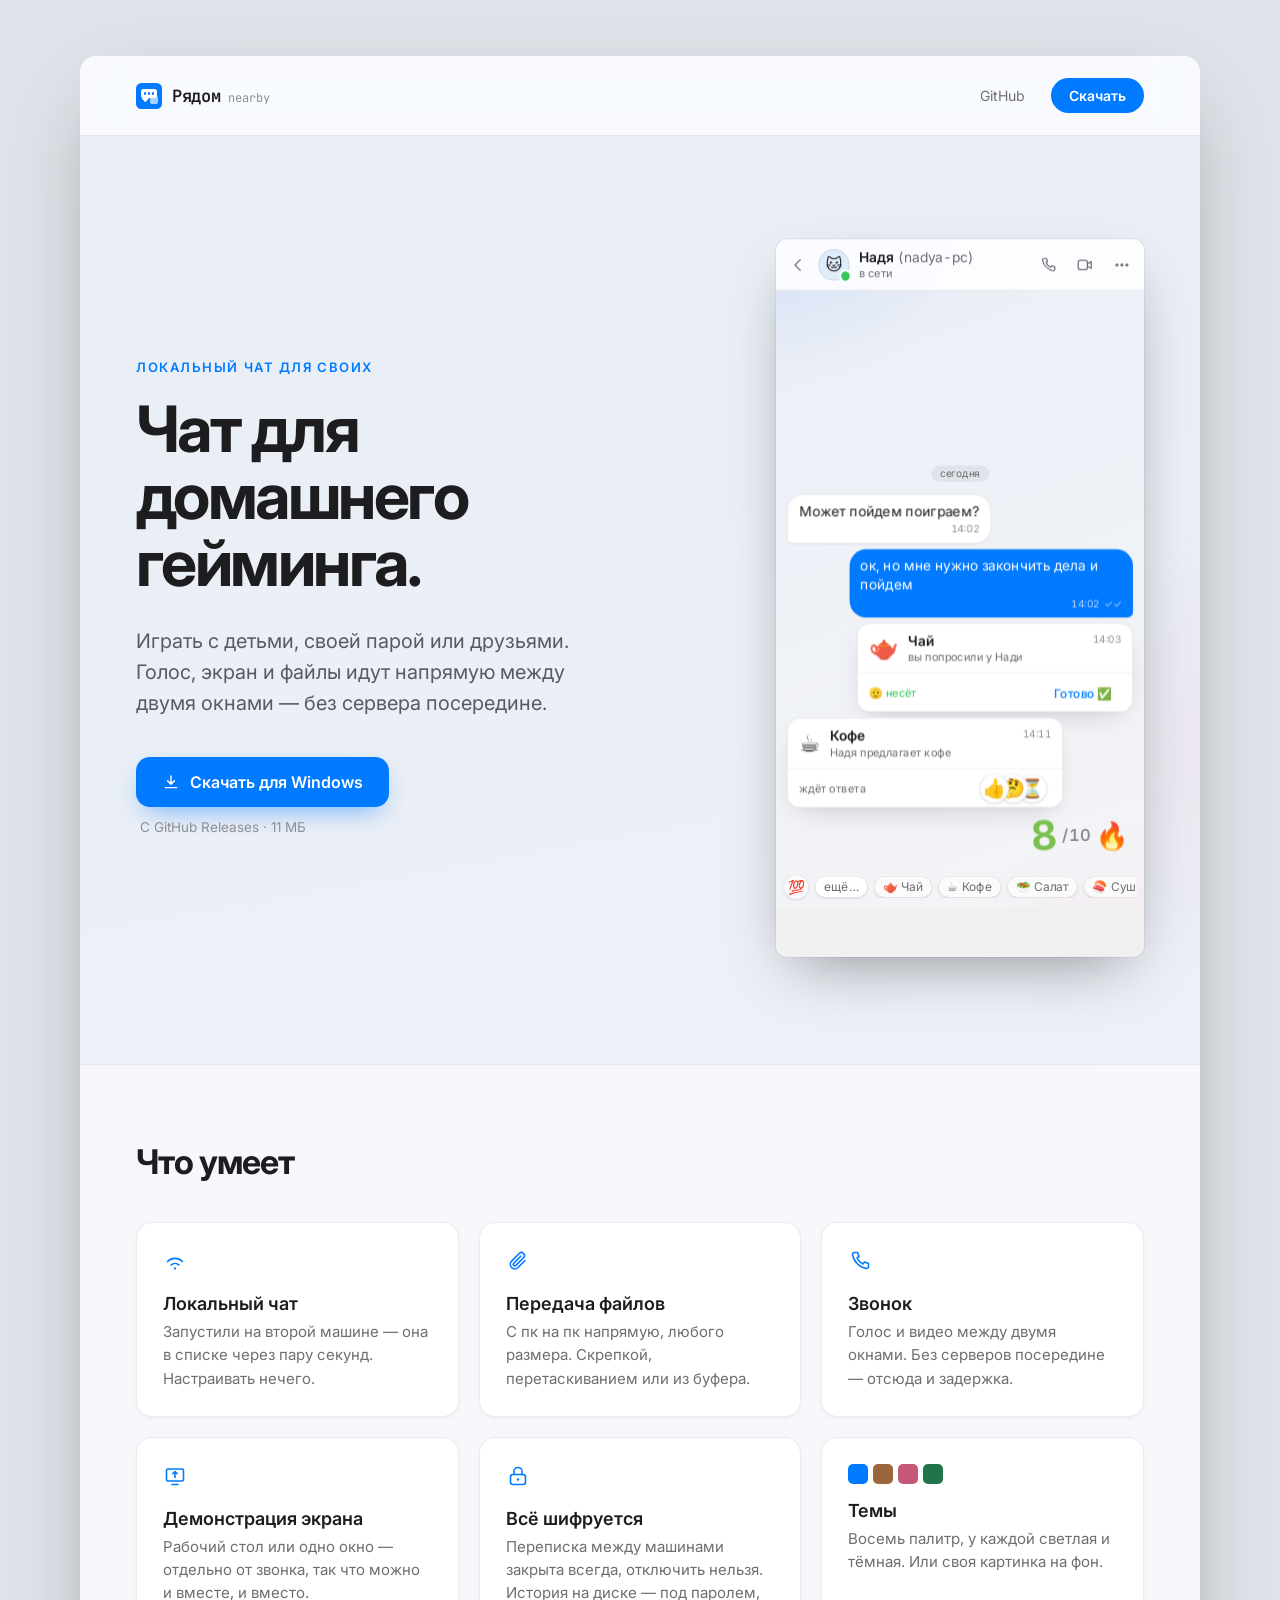
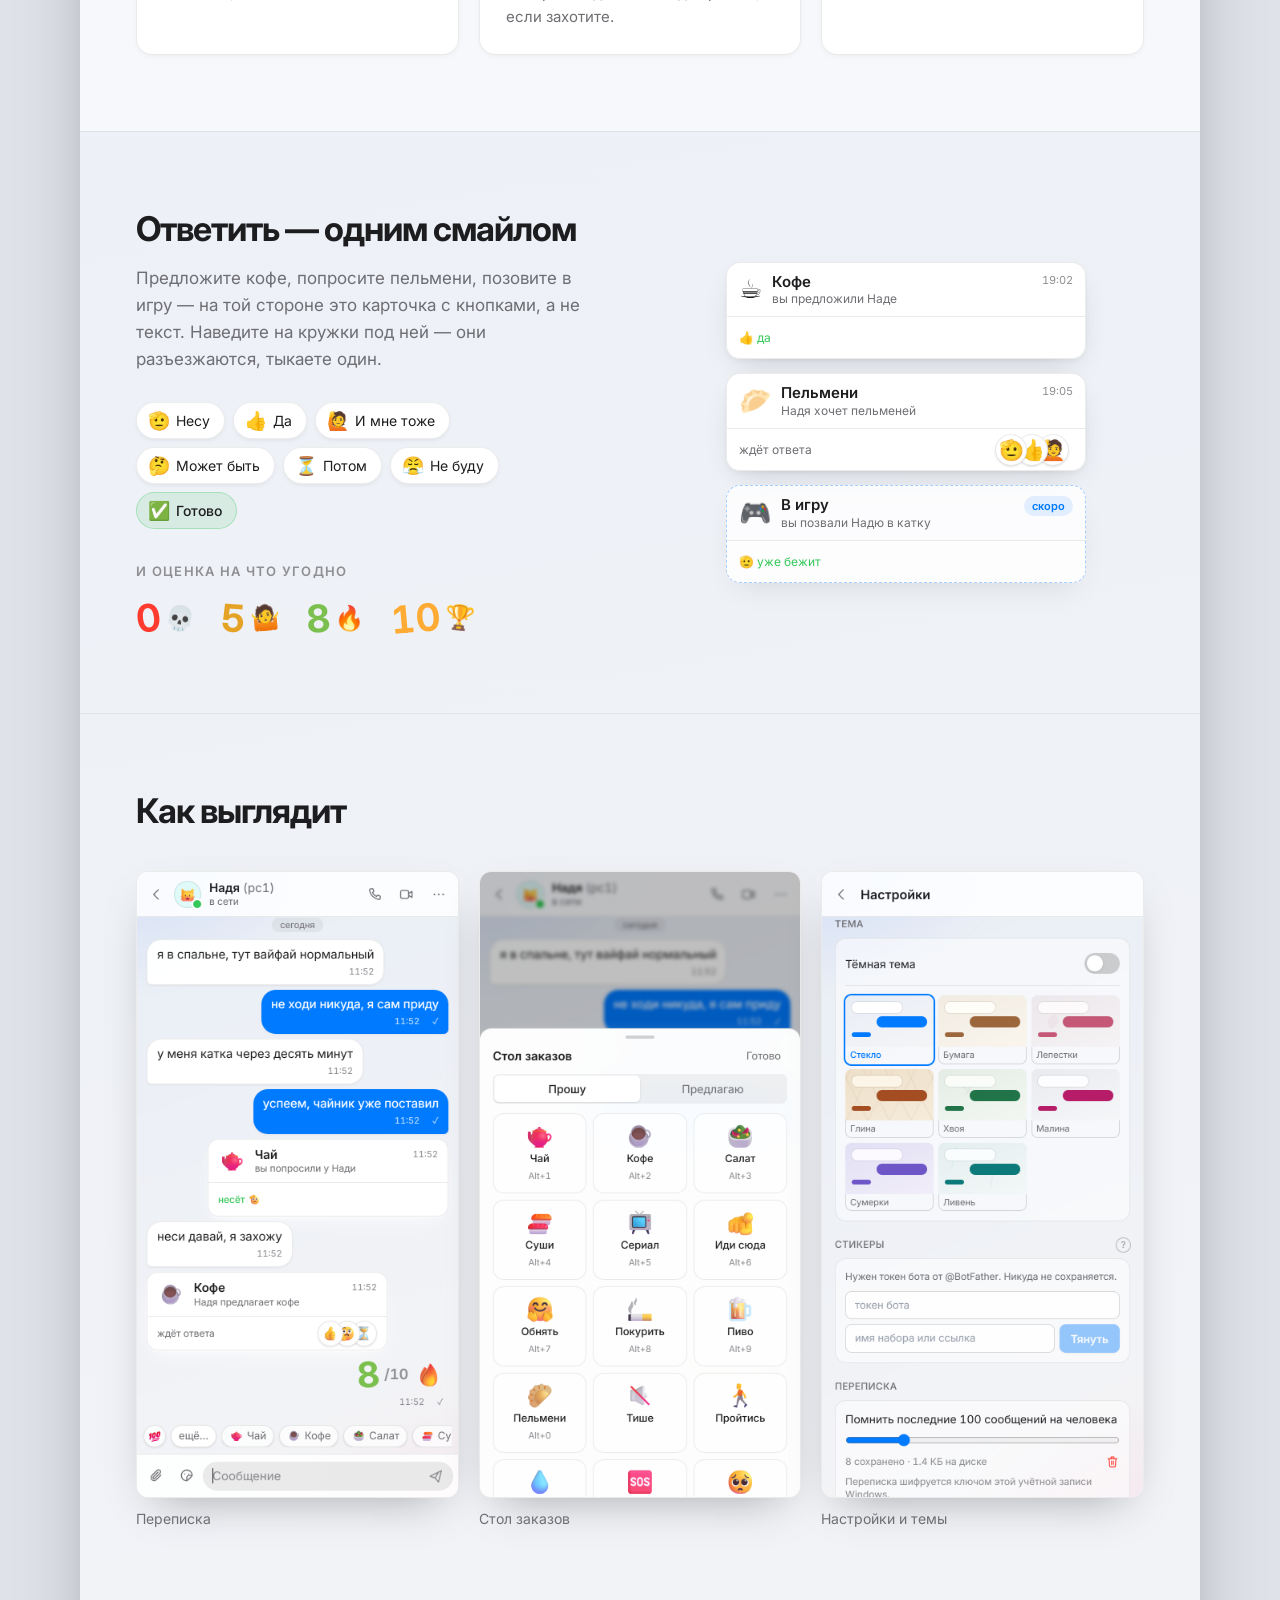
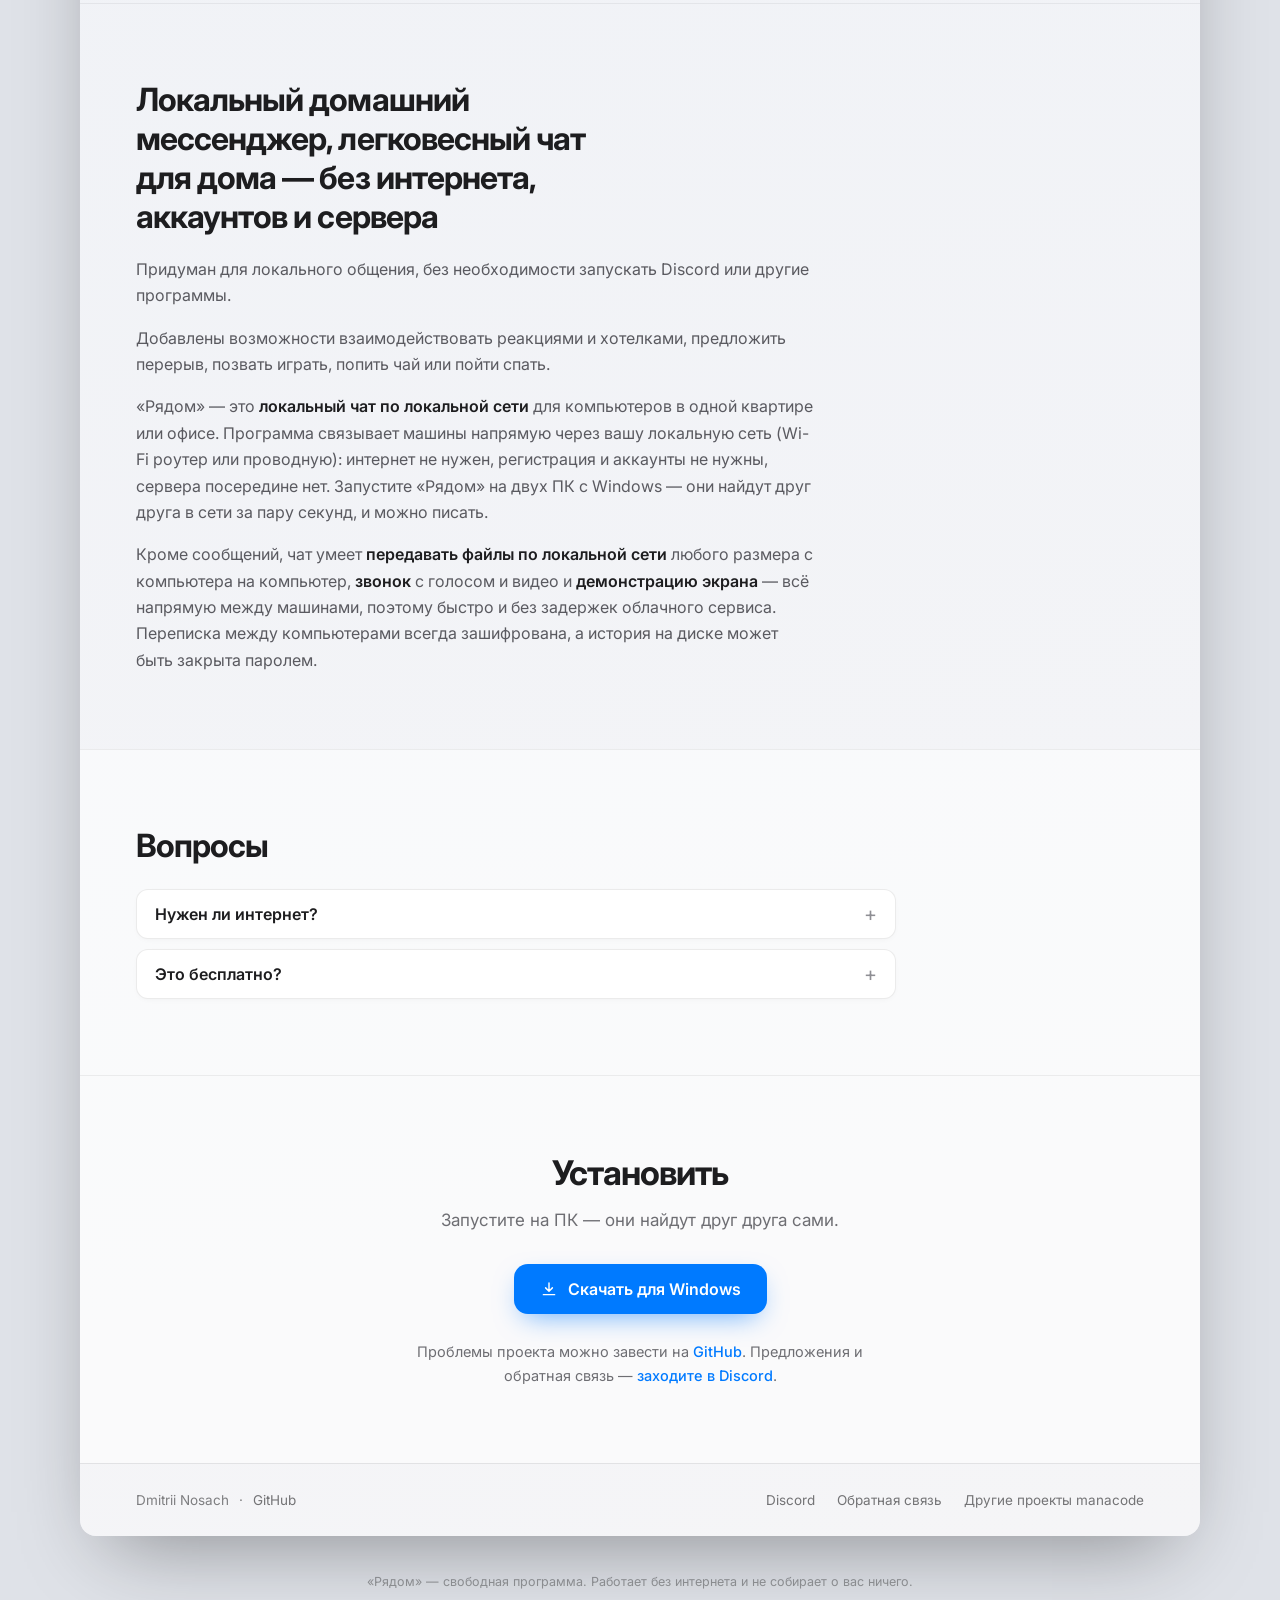
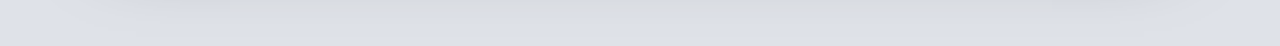
<file: index.html>
<!DOCTYPE html>
<html lang="ru">
<head>
<meta charset="utf-8">
<meta name="viewport" content="width=device-width, initial-scale=1">
<title>Рядом — локальный чат для домашней сети, без интернета и аккаунтов</title>
<meta name="description" content="«Рядом» — чат для двух-трёх компьютеров в одной квартире. Сообщения, звонок, демонстрация экрана и файлы идут напрямую между машинами: без интернета, без аккаунтов, без сервера. Бесплатно, Windows, один файл.">

<link rel="canonical" href="https://nearby.manacode.su/">
<meta name="theme-color" content="#dfe2e8">

<meta property="og:type" content="website">
<meta property="og:locale" content="ru_RU">
<meta property="og:site_name" content="Рядом">
<meta property="og:url" content="https://nearby.manacode.su/">
<meta property="og:title" content="Рядом — локальный чат для домашней сети">
<meta property="og:description" content="Сообщения, звонок, экран и файлы напрямую между компьютерами в одной квартире. Без интернета, аккаунтов и сервера.">
<meta property="og:image" content="https://nearby.manacode.su/assets/og.png">
<meta property="og:image:width" content="1200">
<meta property="og:image:height" content="630">
<meta property="og:image:alt" content="Окно чата «Рядом»: переписка, карточки заказов и оценка">

<meta name="twitter:card" content="summary_large_image">
<meta name="twitter:title" content="Рядом — локальный чат для домашней сети">
<meta name="twitter:description" content="Сообщения, звонок, экран и файлы напрямую между компьютерами в одной квартире. Без интернета, аккаунтов и сервера.">
<meta name="twitter:image" content="https://nearby.manacode.su/assets/og.png">

<link rel="icon" href="assets/ryadom-32.png" sizes="32x32" type="image/png">
<link rel="icon" href="assets/ryadom-256.png" sizes="256x256" type="image/png">
<link rel="apple-touch-icon" href="assets/ryadom-256.png">

<link rel="preconnect" href="https://fonts.googleapis.com">
<link rel="preconnect" href="https://fonts.gstatic.com" crossorigin>
<link href="https://fonts.googleapis.com/css2?family=Inter:wght@400;500;600;700;800&amp;family=JetBrains+Mono:wght@400;500;600&amp;display=swap" rel="stylesheet">
<link rel="stylesheet" href="assets/style.css">

<script type="application/ld+json">
{
  "@context": "https://schema.org",
  "@type": "SoftwareApplication",
  "name": "Рядом",
  "alternateName": "Ryadom",
  "applicationCategory": "CommunicationApplication",
  "operatingSystem": "Windows 10, Windows 11",
  "url": "https://nearby.manacode.su/",
  "downloadUrl": "https://github.com/dmitriinosach/Nearby-Lan-Chat/releases/latest",
  "inLanguage": "ru",
  "description": "Локальный чат для домашней сети: сообщения, звонок, демонстрация экрана и передача файлов напрямую между компьютерами, без интернета, аккаунтов и сервера.",
  "offers": { "@type": "Offer", "price": "0", "priceCurrency": "RUB" },
  "author": { "@type": "Person", "name": "Dmitrii Nosach", "url": "https://github.com/dmitriinosach" }
}
</script>

<script type="application/ld+json">
{
  "@context": "https://schema.org",
  "@type": "FAQPage",
  "mainEntity": [
    { "@type": "Question", "name": "Нужен ли интернет?", "acceptedAnswer": { "@type": "Answer", "text": "Нет. «Рядом» работает по локальной сети. Интернет не требуется вообще." } },
    { "@type": "Question", "name": "Это бесплатно?", "acceptedAnswer": { "@type": "Answer", "text": "Да, полностью бесплатно и без рекламы. Программа не собирает о вас никаких данных." } }
  ]
}
</script>

  <!-- Google tag (gtag.js) -->
  <script async src="https://www.googletagmanager.com/gtag/js?id=G-WCVJV91FJ9"></script>
  <script>
    window.dataLayer = window.dataLayer || [];
    function gtag(){dataLayer.push(arguments);}
    gtag('js', new Date());

    gtag('config', 'G-WCVJV91FJ9');
  </script>
<!-- Yandex.Metrika counter -->
<script type="text/javascript">
    (function(m,e,t,r,i,k,a){
        m[i]=m[i]||function(){(m[i].a=m[i].a||[]).push(arguments)};
        m[i].l=1*new Date();
        for (var j = 0; j < document.scripts.length; j++) {if (document.scripts[j].src === r) { return; }}
        k=e.createElement(t),a=e.getElementsByTagName(t)[0],k.async=1,k.src=r,a.parentNode.insertBefore(k,a)
    })(window, document,'script','https://mc.yandex.ru/metrika/tag.js?id=111900387', 'ym');

    ym(111900387, 'init', {ssr:true, webvisor:true, clickmap:true, ecommerce:"dataLayer", referrer: document.referrer, url: location.href, accurateTrackBounce:true, trackLinks:true});
</script>
<noscript><div><img src="https://mc.yandex.ru/watch/111900387" style="position:absolute; left:-9999px;" alt="" /></div></noscript>
<!-- /Yandex.Metrika counter -->
</head>
<body>

<a class="skip" href="#glavnoe">К содержанию</a>

<div class="page">
  <div class="shell">

    <!-- ─────────────────────────── шапка ─────────────────────────── -->
    <header class="nav">
      <a class="brand" href="/">
        <span class="mark" aria-hidden="true">
          <i class="m-back"></i>
          <i class="m-tail"></i>
          <i class="m-bub"><b></b><b></b><b></b></i>
        </span>
        <span style="display: flex; align-items: baseline; gap: 8px;">
          <span class="brand__name">Рядом</span>
          <span class="brand__sub">nearby</span>
        </span>
      </a>
      <nav class="nav__links">
        <a href="https://github.com/dmitriinosach/Nearby-Lan-Chat">GitHub</a>
        <a class="btn btn--pill" href="https://github.com/dmitriinosach/Nearby-Lan-Chat/releases/latest">Скачать</a>
      </nav>
    </header>

    <!-- ─────────────────────────── герой ─────────────────────────── -->
    <main id="glavnoe">
    <section class="hero">
      <div class="hero__glow" aria-hidden="true"></div>

      <div class="hero__grid">
        <div>
          <p class="kicker">Локальный чат для своих</p>
          <h1>Чат для домашнего гейминга.</h1>
          <p class="hero__lead">Играть с детьми, своей парой или друзьями. Голос, экран и файлы идут напрямую между двумя окнами — без сервера посередине.</p>

          <div class="hero__cta">
            <a class="btn btn--lead" href="https://github.com/dmitriinosach/Nearby-Lan-Chat/releases/latest">
              <svg width="18" height="18" viewBox="0 0 24 24" fill="none" stroke="currentColor" stroke-width="1.9" stroke-linecap="round" stroke-linejoin="round" aria-hidden="true"><path d="M12 4v11m0 0-4.5-4.5M12 15l4.5-4.5"/><path d="M4.5 19.5h15"/></svg>
              Скачать для Windows
            </a>
            <p class="hero__fine">С GitHub Releases · 11 МБ </p>
          </div>
        </div>

        <div class="hero__shot">
          <!-- Макет окна 400×780, воссозданный из web/src. Не скриншот:
               настоящие снимки живут ниже, в разделе «Как выглядит». -->
          <div class="win">
            <div class="win__glow" aria-hidden="true"></div>
            <div class="win__col">

              <div class="win__bar">
                <span class="win__icon" aria-hidden="true"><svg width="20" height="20" viewBox="0 0 24 24" fill="none" stroke="currentColor" stroke-width="1.6" stroke-linecap="round" stroke-linejoin="round"><path d="M15 5 8 12l7 7"/></svg></span>
                <span class="win__ava">
                  <span>🐱</span>
                  <i class="win__dot"></i>
                </span>
                <div class="win__who">
                  <p class="n">Надя<span> (nadya-pc)</span></p>
                  <p class="s">в сети</p>
                </div>
                <span class="win__icon" aria-hidden="true"><svg width="20" height="20" viewBox="0 0 24 24" fill="none" stroke="currentColor" stroke-width="1.6" stroke-linecap="round" stroke-linejoin="round"><path d="M6.5 3.5h3l1.5 4-2 1.5a12 12 0 0 0 6 6l1.5-2 4 1.5v3a2 2 0 0 1-2.2 2A17 17 0 0 1 4.5 5.7a2 2 0 0 1 2-2.2Z"/></svg></span>
                <span class="win__icon" aria-hidden="true"><svg width="20" height="20" viewBox="0 0 24 24" fill="none" stroke="currentColor" stroke-width="1.6" stroke-linecap="round" stroke-linejoin="round"><rect x="3" y="6" width="12" height="12" rx="2.5"/><path d="m15 10.5 5-3v9l-5-3"/></svg></span>
                <span class="win__icon" aria-hidden="true"><svg width="20" height="20" viewBox="0 0 24 24" fill="none" stroke="currentColor" stroke-width="1.6"><circle cx="5.5" cy="12" r="1.3" fill="currentColor"/><circle cx="12" cy="12" r="1.3" fill="currentColor"/><circle cx="18.5" cy="12" r="1.3" fill="currentColor"/></svg></span>
              </div>

              <div class="win__feed">
                <div class="win__day"><span>сегодня</span></div>

                <div class="row row--them">
                  <div class="bub bub--them">
                    <p>Может пойдем поиграем?</p>
                    <div class="bub__meta"><span>14:02</span></div>
                  </div>
                </div>

                <div class="row row--me">
                  <div class="bub bub--me">
                    <p>ок, но мне нужно закончить дела и пойдем</p>
                    <div class="bub__meta"><span>14:02</span><span class="bub__ticks">✓✓</span></div>
                  </div>
                </div>

                <div class="row row--me">
                  <div class="order">
                    <div class="order__top">
                      <span class="order__emoji">🫖</span>
                      <div class="order__body">
                        <p class="order__title">Чай</p>
                        <p class="order__who">вы попросили у Нади</p>
                      </div>
                      <span class="order__time">14:03</span>
                    </div>
                    <div class="order__foot">
                      <span class="order__state order__state--yes">🫡 несёт</span>
                      <span class="win__done">Готово ✅</span>
                    </div>
                  </div>
                </div>

                <div class="row row--them">
                  <div class="order">
                    <div class="order__top">
                      <span class="order__emoji">☕</span>
                      <div class="order__body">
                        <p class="order__title">Кофе</p>
                        <p class="order__who">Надя предлагает кофе</p>
                      </div>
                      <span class="order__time">14:11</span>
                    </div>
                    <div class="order__foot">
                      <span class="order__state">ждёт ответа</span>
                      <span class="stack"><span>👍</span><span>🤔</span><span>⏳</span></span>
                    </div>
                  </div>
                </div>

                <div class="row row--me">
                  <div class="win__score"><b>8</b><s>/10</s><i>🔥</i></div>
                </div>
              </div>

              <div>
                <div class="win__quick">
                  <span class="pill pill--round">💯</span>
                  <span class="pill pill--solid">ещё…</span>
                  <div>
                    <span class="pill"><span>🫖</span><span>Чай</span></span>
                    <span class="pill"><span>☕</span><span>Кофе</span></span>
                    <span class="pill"><span>🥗</span><span>Салат</span></span>
                    <span class="pill"><span>🍣</span><span>Суши</span></span>
                  </div>
                </div>

                <div class="win__composer">
                  <span class="win__icon" aria-hidden="true"><svg width="20" height="20" viewBox="0 0 24 24" fill="none" stroke="currentColor" stroke-width="1.6" stroke-linecap="round" stroke-linejoin="round"><path d="M19 11.5 12 18.5a4.5 4.5 0 0 1-6.4-6.4l7.6-7.6a3 3 0 0 1 4.3 4.3l-7.6 7.6a1.5 1.5 0 0 1-2.2-2.2l7-7"/></svg></span>
                  <span class="win__icon" aria-hidden="true"><svg width="20" height="20" viewBox="0 0 24 24" fill="none" stroke="currentColor" stroke-width="1.6" stroke-linecap="round" stroke-linejoin="round"><path d="M20 12a8 8 0 1 0-8 8c1 0 8-7 8-8Z"/><path d="M20 12h-4.5a3.5 3.5 0 0 0-3.5 3.5V20"/><path d="M9 10h.01M15 10h.01"/></svg></span>
                  <div class="win__field">
                    <div>Сообщение</div>
                    <span class="win__send" aria-hidden="true"><svg width="22" height="22" viewBox="0 0 24 24" fill="none" stroke="currentColor" stroke-width="1.6" stroke-linecap="round" stroke-linejoin="round"><path d="M4.5 12 20 4.5 16 20l-4.5-5.5L4.5 12Z"/><path d="m11.5 14.5 4.5-8"/></svg></span>
                  </div>
                </div>
              </div>

            </div>
          </div>
        </div>
      </div>
    </section>

    <!-- ────────────────────────── что умеет ──────────────────────── -->
    <section class="band band--tint" id="umeet">
      <h3>Что умеет</h3>

      <div class="cards">
        <article class="card">
          <svg width="24" height="24" viewBox="0 0 24 24" fill="none" stroke="rgb(0 122 255)" stroke-width="1.6" stroke-linecap="round" stroke-linejoin="round" aria-hidden="true"><path d="M4.5 12.5a10.5 10.5 0 0 1 15 0"/><path d="M8 16a6 6 0 0 1 8 0"/><circle cx="12" cy="19.4" r="1.1" fill="rgb(0 122 255)" stroke="none"/></svg>
          <h4>Локальный чат</h4>
          <p>Запустили на второй машине — она в списке через пару секунд. Настраивать нечего.</p>
        </article>

        <article class="card">
          <svg width="24" height="24" viewBox="0 0 24 24" fill="none" stroke="rgb(0 122 255)" stroke-width="1.6" stroke-linecap="round" stroke-linejoin="round" aria-hidden="true"><path d="M19 11.5 12 18.5a4.5 4.5 0 0 1-6.4-6.4l7.6-7.6a3 3 0 0 1 4.3 4.3l-7.6 7.6a1.5 1.5 0 0 1-2.2-2.2l7-7"/></svg>
          <h4>Передача файлов</h4>
          <p>С пк на пк напрямую, любого размера. Скрепкой, перетаскиванием или из буфера.</p>
        </article>

        <article class="card">
          <svg width="24" height="24" viewBox="0 0 24 24" fill="none" stroke="rgb(0 122 255)" stroke-width="1.6" stroke-linecap="round" stroke-linejoin="round" aria-hidden="true"><path d="M6.5 3.5h3l1.5 4-2 1.5a12 12 0 0 0 6 6l1.5-2 4 1.5v3a2 2 0 0 1-2.2 2A17 17 0 0 1 4.5 5.7a2 2 0 0 1 2-2.2Z"/></svg>
          <h4>Звонок</h4>
          <p>Голос и видео между двумя окнами. Без серверов посередине — отсюда и задержка.</p>
        </article>

        <article class="card">
          <svg width="24" height="24" viewBox="0 0 24 24" fill="none" stroke="rgb(0 122 255)" stroke-width="1.6" stroke-linecap="round" stroke-linejoin="round" aria-hidden="true"><path d="M3.5 15.5V6.5A1.5 1.5 0 0 1 5 5h14a1.5 1.5 0 0 1 1.5 1.5v9A1.5 1.5 0 0 1 19 17H5a1.5 1.5 0 0 1-1.5-1.5Z"/><path d="M9 20.5h6"/><path d="M12 13.5v-6m0 0-2.2 2.2M12 7.5l2.2 2.2"/></svg>
          <h4>Демонстрация экрана</h4>
          <p>Рабочий стол или одно окно — отдельно от звонка, так что можно и вместе, и вместо.</p>
        </article>

        <article class="card">
          <svg width="24" height="24" viewBox="0 0 24 24" fill="none" stroke="rgb(0 122 255)" stroke-width="1.6" stroke-linecap="round" stroke-linejoin="round" aria-hidden="true"><rect x="4.5" y="10.5" width="15" height="10" rx="2.5"/><path d="M8 10.5V7.5a4 4 0 0 1 8 0v3"/><circle cx="12" cy="15.5" r="1.2" fill="rgb(0 122 255)" stroke="none"/></svg>
          <h4>Всё шифруется</h4>
          <p>Переписка между машинами закрыта всегда, отключить нельзя. История на диске — под паролем, если захотите.</p>
        </article>

        <article class="card">
          <div class="card__swatches" aria-hidden="true">
            <span style="background: rgb(0 122 255);"></span>
            <span style="background: rgb(156 102 60);"></span>
            <span style="background: rgb(196 88 118);"></span>
            <span style="background: rgb(32 116 72);"></span>
          </div>
          <h4>Темы</h4>
          <p>Восемь палитр, у каждой светлая и тёмная. Или своя картинка на фон.</p>
        </article>
      </div>
    </section>

    <!-- ─────────────────────────── реакции ───────────────────────── -->
    <section class="band">
      <div class="split">
        <div>
          <h3>Ответить — одним смайлом</h3>
          <p class="split__lead">Предложите кофе, попросите пельмени, позовите в игру — на той стороне это карточка с кнопками, а не текст. Наведите на кружки под ней — они разъезжаются, тыкаете один.</p>

          <div class="chips">
            <span class="chip"><em>🫡</em>Несу</span>
            <span class="chip"><em>👍</em>Да</span>
            <span class="chip"><em>🙋</em>И мне тоже</span>
            <span class="chip"><em>🤔</em>Может быть</span>
            <span class="chip"><em>⏳</em>Потом</span>
            <span class="chip"><em>😤</em>Не буду</span>
            <span class="chip chip--done"><em>✅</em>Готово</span>
          </div>

          <p class="kicker kicker--mute">И оценка на что угодно</p>
          <div class="scores">
            <span class="score"><b style="color: rgb(255 59 48); transform: rotate(-7deg);">0</b><i style="transform: rotate(9deg);">💀</i></span>
            <span class="score"><b style="color: color-mix(in oklab, rgb(255 149 0), rgb(52 199 89) 20%); transform: rotate(4deg);">5</b><i style="transform: rotate(-5deg);">🤷</i></span>
            <span class="score"><b style="color: color-mix(in oklab, rgb(255 149 0), rgb(52 199 89) 80%); transform: rotate(-4deg);">8</b><i style="transform: rotate(5deg);">🔥</i></span>
            <span class="score"><b style="color: color-mix(in oklab, rgb(255 149 0) 68%, #ffd76a); transform: rotate(-5deg);">10</b><i style="transform: rotate(6deg);">🏆</i></span>
          </div>
        </div>

        <div class="orders">
          <div class="order">
            <div class="order__top">
              <span class="order__emoji">☕</span>
              <div class="order__body">
                <p class="order__title">Кофе</p>
                <p class="order__who">вы предложили Наде</p>
              </div>
              <span class="order__time">19:02</span>
            </div>
            <div class="order__foot">
              <span class="order__state order__state--yes">👍 да</span>
            </div>
          </div>

          <div class="order">
            <div class="order__top">
              <span class="order__emoji">🥟</span>
              <div class="order__body">
                <p class="order__title">Пельмени</p>
                <p class="order__who">Надя хочет пельменей</p>
              </div>
              <span class="order__time">19:05</span>
            </div>
            <div class="order__foot">
              <span class="order__state">ждёт ответа</span>
              <span class="stack"><span>🫡</span><span>👍</span><span>🙋</span></span>
            </div>
          </div>

          <div class="order order--soon">
            <div class="order__top">
              <span class="order__emoji">🎮</span>
              <div class="order__body">
                <p class="order__title">В игру</p>
                <p class="order__who">вы позвали Надю в катку</p>
              </div>
              <span class="order__tag">скоро</span>
            </div>
            <div class="order__foot">
              <span class="order__state order__state--yes">🫡 уже бежит</span>
            </div>
          </div>
        </div>
      </div>
    </section>

    <!-- ──────────────────────── как выглядит ─────────────────────── -->
    <section class="band" id="skriny">
      <h3>Как выглядит</h3>
      <div class="shots">
        <figure>
          <img src="assets/shots/perepiska.png" width="800" height="1560" loading="lazy" decoding="async" fetchpriority="high" alt="Окно «Рядом»: переписка с собеседником, карточка заказа «Чай» и оценка 8 из 10">
          <figcaption>Переписка</figcaption>
        </figure>
        <figure>
          <img src="assets/shots/zakazy.png" width="800" height="1560" loading="lazy" decoding="async" alt="Стол заказов: сетка из чая, кофе, салата, сериала и других просьб">
          <figcaption>Стол заказов</figcaption>
        </figure>
        <figure>
          <img src="assets/shots/nastroiki.png" width="800" height="1560" loading="lazy" decoding="async" alt="Настройки «Рядом»: галерея из восьми тем оформления">
          <figcaption>Настройки и темы</figcaption>
        </figure>
      </div>
    </section>

    <!-- ───────────────────── о программе (SEO-текст) ────────────── -->
    <section class="band prose" id="opisanie">
      <h2>Локальный домашний мессенджер, легковесный чат для дома — без интернета, аккаунтов и сервера</h2>
      <p>Придуман для локального общения, без необходимости запускать Discord или другие программы.</p>
      <p>Добавлены возможности взаимодействовать реакциями и хотелками, предложить перерыв, позвать играть, попить чай или пойти спать.</p>
      <p>«Рядом» — это <strong>локальный чат по локальной сети</strong> для компьютеров в одной квартире или офисе. Программа связывает машины напрямую через вашу локальную сеть (Wi-Fi роутер или проводную): интернет не нужен, регистрация и аккаунты не нужны, сервера посередине нет. Запустите «Рядом» на двух ПК с Windows — они найдут друг друга в сети за пару секунд, и можно писать.</p>
      <p>Кроме сообщений, чат умеет <strong>передавать файлы по локальной сети</strong> любого размера с компьютера на компьютер, <strong>звонок</strong> с голосом и видео и <strong>демонстрацию экрана</strong> — всё напрямую между машинами, поэтому быстро и без задержек облачного сервиса. Переписка между компьютерами всегда зашифрована, а история на диске может быть закрыта паролем.</p>
     </section>

    <!-- ───────────────────────── частые вопросы ─────────────────── -->
    <section class="band band--tint faq" id="faq">
      <h2>Вопросы</h2>
      <div class="faq__list">
        <details>
          <summary>Нужен ли интернет?</summary>
          <p>Нет. «Рядом» работает по локальной сети. Интернет не требуется вообще.</p>
        </details>
        <details>
          <summary>Это бесплатно?</summary>
          <p>Да, полностью бесплатно и без рекламы. Программа не собирает о вас никаких данных.</p>
        </details>
      </div>
    </section>

    <!-- ─────────────────────────── скачать ───────────────────────── -->
    <section class="band band--tint grab" id="skachat">
      <h3>Установить</h3>
      <p>Запустите на ПК — они найдут друг друга сами.</p>
      <div class="grab__row">
        <a class="btn btn--lead" href="https://github.com/dmitriinosach/Nearby-Lan-Chat/releases/latest">
          <svg width="18" height="18" viewBox="0 0 24 24" fill="none" stroke="currentColor" stroke-width="1.9" stroke-linecap="round" stroke-linejoin="round" aria-hidden="true"><path d="M12 4v11m0 0-4.5-4.5M12 15l4.5-4.5"/><path d="M4.5 19.5h15"/></svg>
          Скачать для Windows
        </a>

      </div>
      <p class="grab__fine">Проблемы проекта можно завести на <a class="" href="https://github.com/dmitriinosach/Nearby-Lan-Chat/issues/new/choose">GitHub</a>.
        Предложения и обратная связь — <a href="https://discord.gg/6gW75qKbcW" rel="noopener">заходите в Discord</a>.</p>
    </section>
    </main>

    <!-- ──────────────────────────── футер ────────────────────────── -->
    <footer class="foot">
      <span class="foot__who">
        <span>Dmitrii Nosach</span>
        <span class="foot__dot">·</span>
        <a href="https://github.com/dmitriinosach">GitHub</a>
      </span>
      <nav class="foot__nav">
        <a href="https://discord.gg/6gW75qKbcW" rel="noopener">Discord</a>
        <a href="https://github.com/dmitriinosach/Nearby-Lan-Chat/issues">Обратная связь</a>
        <a href="https://manacode.su">Другие проекты manacode</a>
      </nav>
    </footer>

  </div>

  <p class="tail">«Рядом» — свободная программа. Работает без интернета и не собирает о вас ничего.</p>
</div>

</body>
</html>
</file>
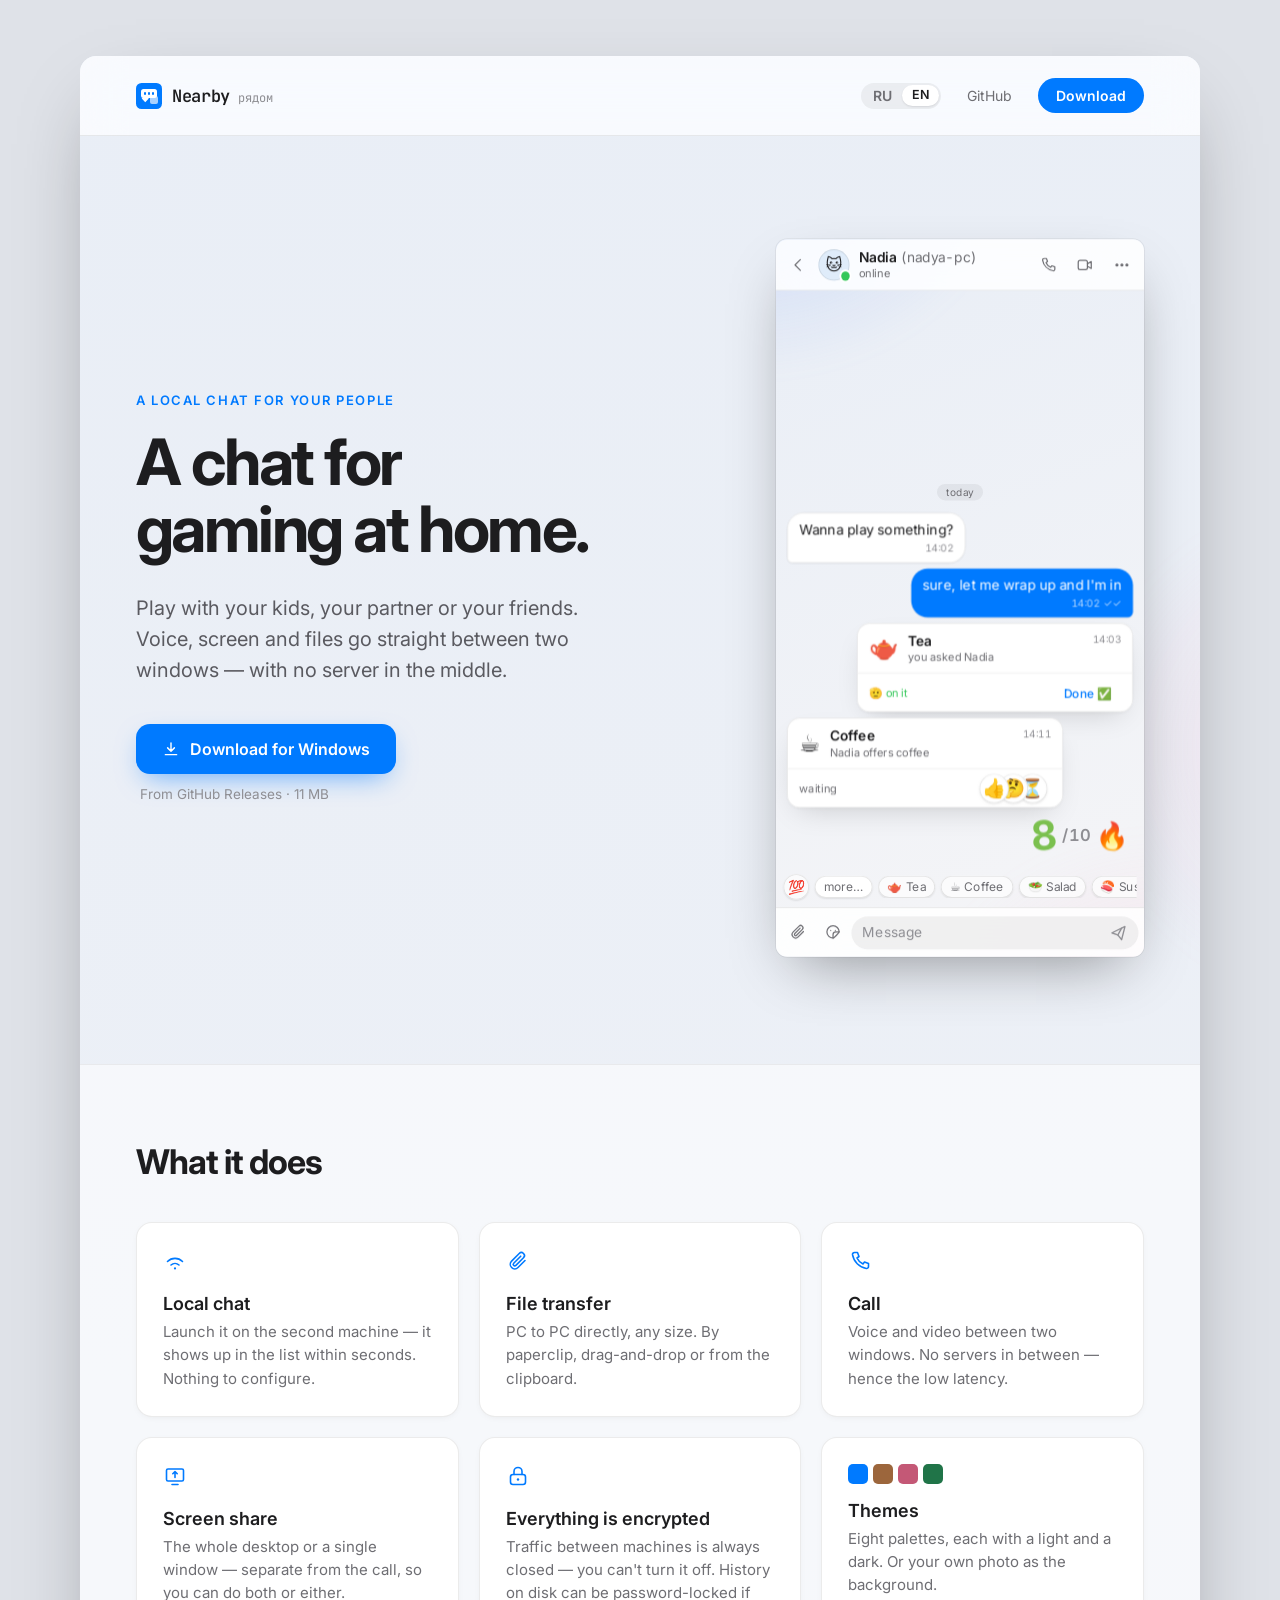
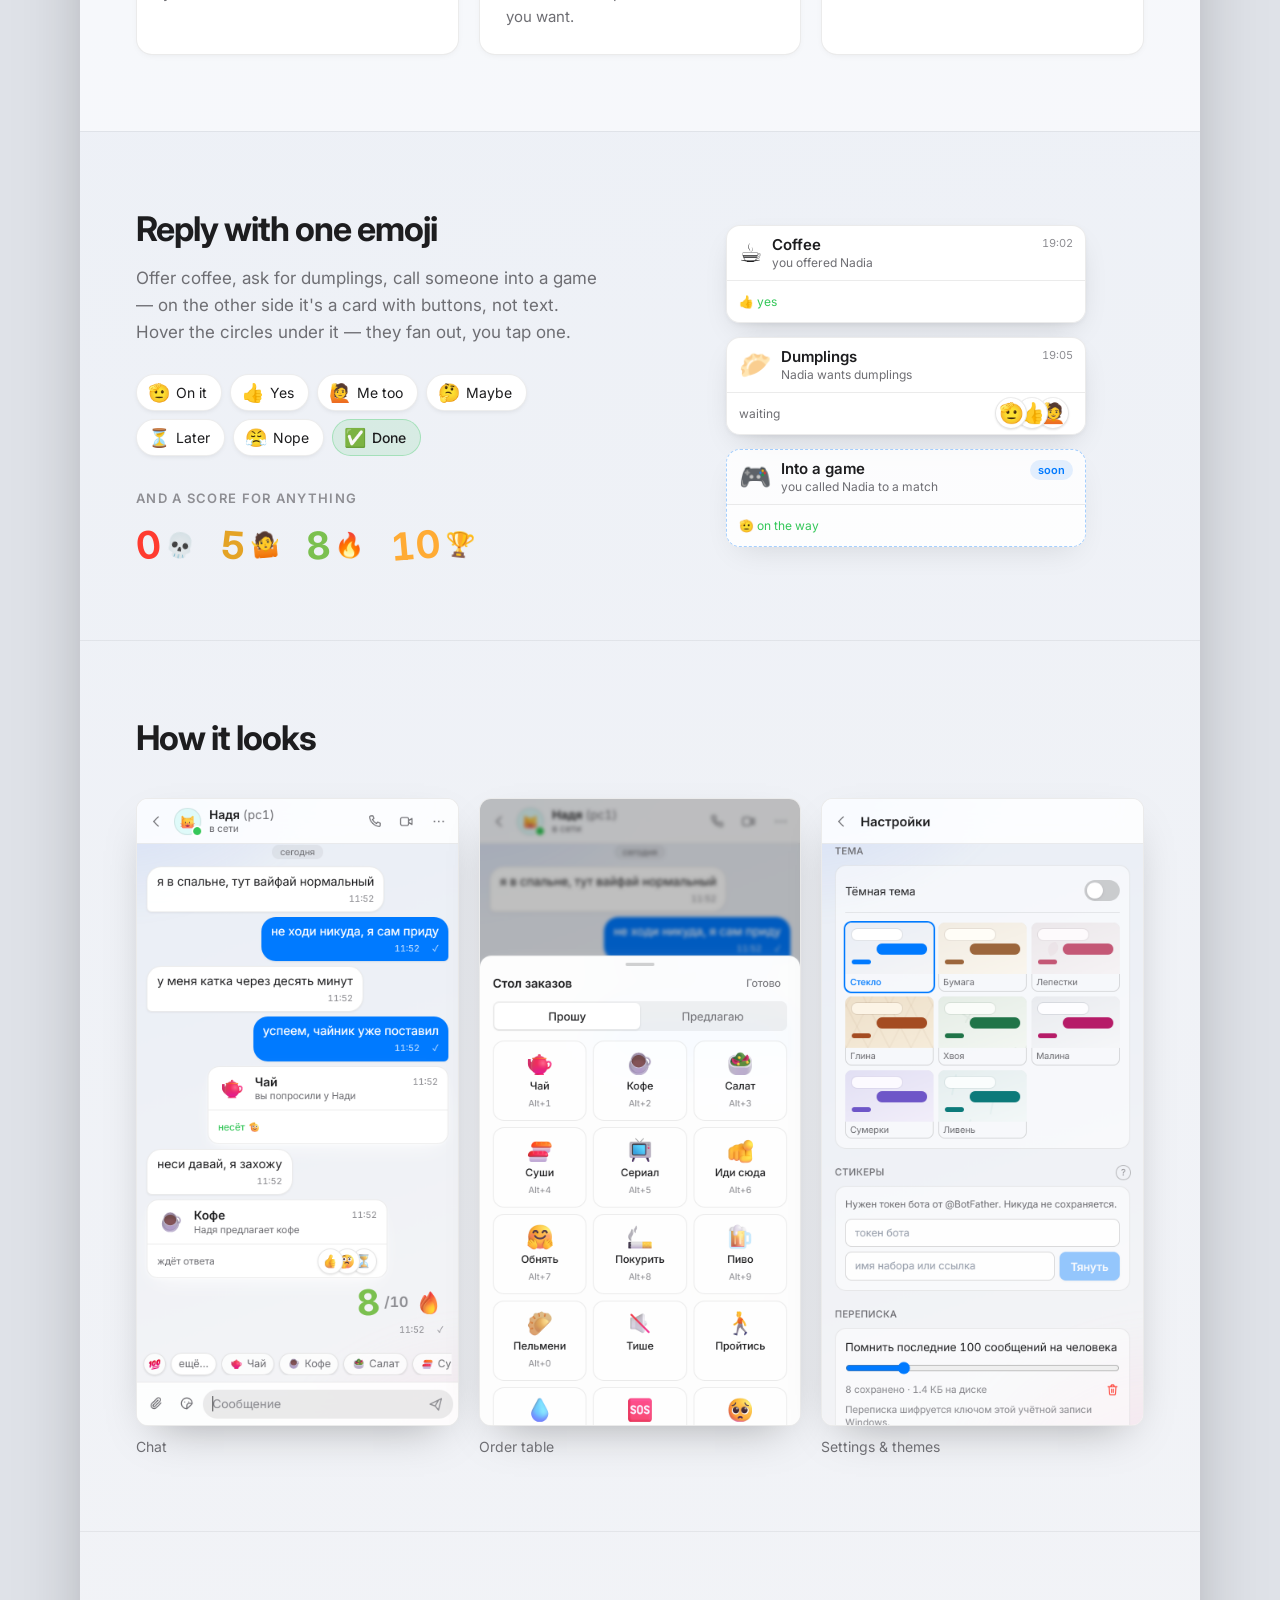
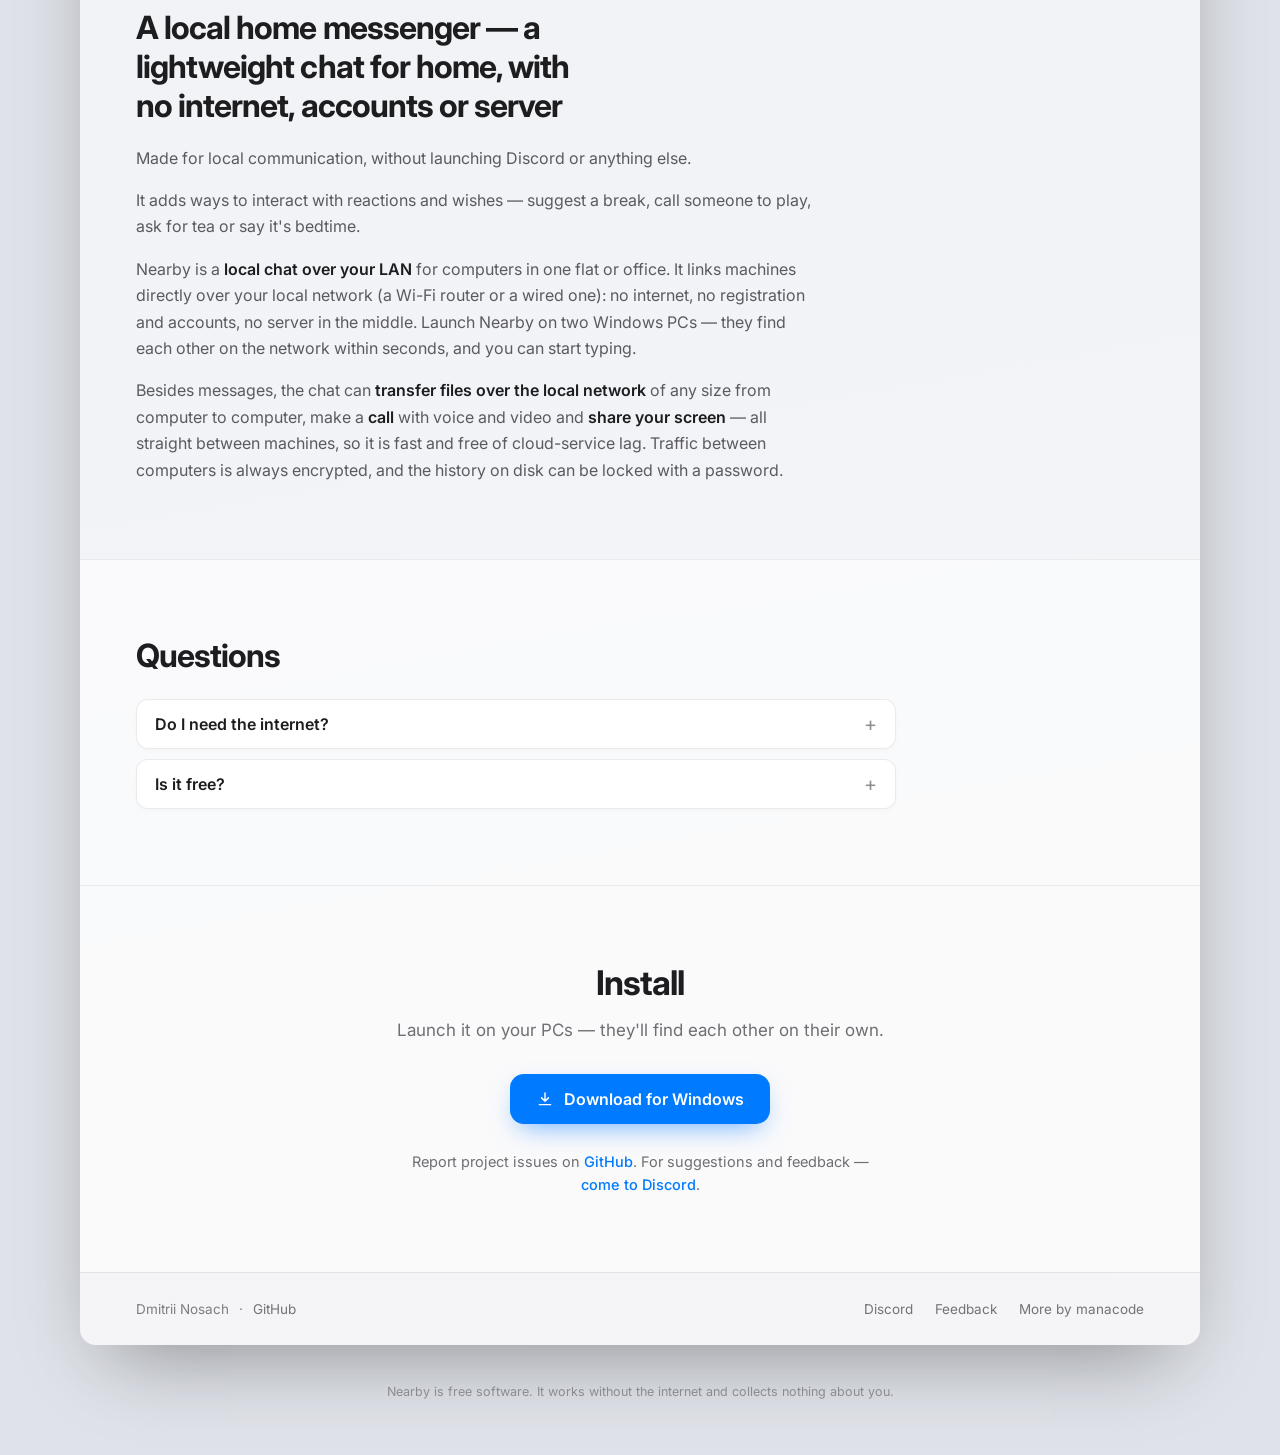
<file: en/index.html>
<!DOCTYPE html>
<html lang="en">
<head>
<meta charset="utf-8">
<meta name="viewport" content="width=device-width, initial-scale=1">
<title>Nearby — LAN chat for your home network, no internet or accounts</title>
<meta name="description" content="Nearby is a chat for two or three computers in one home. Messages, voice call, screen share and files go straight between machines over your local network — no internet, no accounts, no server. Free, Windows, a single file.">

<link rel="canonical" href="https://nearby.manacode.su/en/">
<link rel="alternate" hreflang="ru" href="https://nearby.manacode.su/">
<link rel="alternate" hreflang="en" href="https://nearby.manacode.su/en/">
<link rel="alternate" hreflang="x-default" href="https://nearby.manacode.su/">
<meta name="theme-color" content="#dfe2e8">

<meta property="og:type" content="website">
<meta property="og:locale" content="en_US">
<meta property="og:locale:alternate" content="ru_RU">
<meta property="og:site_name" content="Nearby">
<meta property="og:url" content="https://nearby.manacode.su/en/">
<meta property="og:title" content="Nearby — LAN chat for your home network">
<meta property="og:description" content="Messages, voice, screen and files straight between computers in one home. No internet, no accounts, no server.">
<meta property="og:image" content="https://nearby.manacode.su/assets/og.png">
<meta property="og:image:width" content="1200">
<meta property="og:image:height" content="630">
<meta property="og:image:alt" content="Nearby chat window: a conversation, order cards and a score">

<meta name="twitter:card" content="summary_large_image">
<meta name="twitter:title" content="Nearby — LAN chat for your home network">
<meta name="twitter:description" content="Messages, voice, screen and files straight between computers in one home. No internet, no accounts, no server.">
<meta name="twitter:image" content="https://nearby.manacode.su/assets/og.png">

<link rel="icon" href="../assets/ryadom-32.png" sizes="32x32" type="image/png">
<link rel="icon" href="../assets/ryadom-256.png" sizes="256x256" type="image/png">
<link rel="apple-touch-icon" href="../assets/ryadom-256.png">

<link rel="preconnect" href="https://fonts.googleapis.com">
<link rel="preconnect" href="https://fonts.gstatic.com" crossorigin>
<link href="https://fonts.googleapis.com/css2?family=Inter:wght@400;500;600;700;800&amp;family=JetBrains+Mono:wght@400;500;600&amp;display=swap" rel="stylesheet">
<link rel="stylesheet" href="../assets/style.css">

<script type="application/ld+json">
{
  "@context": "https://schema.org",
  "@type": "SoftwareApplication",
  "name": "Nearby",
  "alternateName": "Ryadom",
  "applicationCategory": "CommunicationApplication",
  "operatingSystem": "Windows 10, Windows 11",
  "url": "https://nearby.manacode.su/en/",
  "downloadUrl": "https://github.com/dmitriinosach/Nearby-Lan-Chat/releases/latest",
  "inLanguage": "en",
  "description": "A local chat for your home network: messages, voice call, screen share and file transfer straight between computers, with no internet, accounts or server.",
  "offers": { "@type": "Offer", "price": "0", "priceCurrency": "USD" },
  "author": { "@type": "Person", "name": "Dmitrii Nosach", "url": "https://github.com/dmitriinosach" }
}
</script>

<script type="application/ld+json">
{
  "@context": "https://schema.org",
  "@type": "FAQPage",
  "mainEntity": [
    { "@type": "Question", "name": "Do I need the internet?", "acceptedAnswer": { "@type": "Answer", "text": "No. Nearby works over your local network. The internet is not required at all." } },
    { "@type": "Question", "name": "Is it free?", "acceptedAnswer": { "@type": "Answer", "text": "Yes, completely free and ad-free. The app collects no data about you." } }
  ]
}
</script>

  <!-- Google tag (gtag.js) -->
  <script async src="https://www.googletagmanager.com/gtag/js?id=G-WCVJV91FJ9"></script>
  <script>
    window.dataLayer = window.dataLayer || [];
    function gtag(){dataLayer.push(arguments);}
    gtag('js', new Date());
    gtag('config', 'G-WCVJV91FJ9');
  </script>
<!-- Yandex.Metrika counter -->
<script type="text/javascript">
    (function(m,e,t,r,i,k,a){
        m[i]=m[i]||function(){(m[i].a=m[i].a||[]).push(arguments)};
        m[i].l=1*new Date();
        for (var j = 0; j < document.scripts.length; j++) {if (document.scripts[j].src === r) { return; }}
        k=e.createElement(t),a=e.getElementsByTagName(t)[0],k.async=1,k.src=r,a.parentNode.insertBefore(k,a)
    })(window, document,'script','https://mc.yandex.ru/metrika/tag.js?id=111900387', 'ym');

    ym(111900387, 'init', {ssr:true, webvisor:true, clickmap:true, ecommerce:"dataLayer", referrer: document.referrer, url: location.href, accurateTrackBounce:true, trackLinks:true});
</script>
<noscript><div><img src="https://mc.yandex.ru/watch/111900387" style="position:absolute; left:-9999px;" alt="" /></div></noscript>
<!-- /Yandex.Metrika counter -->
</head>
<body>

<a class="skip" href="#glavnoe">Skip to content</a>

<div class="page">
  <div class="shell">

    <!-- ─────────────────────────── header ───────────────────────── -->
    <header class="nav">
      <a class="brand" href="/en/">
        <span class="mark" aria-hidden="true">
          <i class="m-back"></i>
          <i class="m-tail"></i>
          <i class="m-bub"><b></b><b></b><b></b></i>
        </span>
        <span style="display: flex; align-items: baseline; gap: 8px;">
          <span class="brand__name">Nearby</span>
          <span class="brand__sub">рядом</span>
        </span>
      </a>
      <nav class="nav__links">
        <span class="lang" aria-label="Language / Язык">
          <a class="lang__off" href="/" hreflang="ru">RU</a>
          <span class="lang__on">EN</span>
        </span>
        <a href="https://github.com/dmitriinosach/Nearby-Lan-Chat">GitHub</a>
        <a class="btn btn--pill" href="https://github.com/dmitriinosach/Nearby-Lan-Chat/releases/latest">Download</a>
      </nav>
    </header>

    <!-- ─────────────────────────── hero ─────────────────────────── -->
    <main id="glavnoe">
    <section class="hero">
      <div class="hero__glow" aria-hidden="true"></div>

      <div class="hero__grid">
        <div>
          <p class="kicker">A local chat for your people</p>
          <h1>A chat for gaming at home.</h1>
          <p class="hero__lead">Play with your kids, your partner or your friends. Voice, screen and files go straight between two windows — with no server in the middle.</p>

          <div class="hero__cta">
            <a class="btn btn--lead" href="https://github.com/dmitriinosach/Nearby-Lan-Chat/releases/latest">
              <svg width="18" height="18" viewBox="0 0 24 24" fill="none" stroke="currentColor" stroke-width="1.9" stroke-linecap="round" stroke-linejoin="round" aria-hidden="true"><path d="M12 4v11m0 0-4.5-4.5M12 15l4.5-4.5"/><path d="M4.5 19.5h15"/></svg>
              Download for Windows
            </a>
            <p class="hero__fine">From GitHub Releases · 11 MB</p>
          </div>
        </div>

        <div class="hero__shot">
          <!-- 400×780 window mock recreated from web/src, not a screenshot;
               real screenshots live below, in "How it looks". -->
          <div class="win">
            <div class="win__glow" aria-hidden="true"></div>
            <div class="win__col">

              <div class="win__bar">
                <span class="win__icon" aria-hidden="true"><svg width="20" height="20" viewBox="0 0 24 24" fill="none" stroke="currentColor" stroke-width="1.6" stroke-linecap="round" stroke-linejoin="round"><path d="M15 5 8 12l7 7"/></svg></span>
                <span class="win__ava">
                  <span>🐱</span>
                  <i class="win__dot"></i>
                </span>
                <div class="win__who">
                  <p class="n">Nadia<span> (nadya-pc)</span></p>
                  <p class="s">online</p>
                </div>
                <span class="win__icon" aria-hidden="true"><svg width="20" height="20" viewBox="0 0 24 24" fill="none" stroke="currentColor" stroke-width="1.6" stroke-linecap="round" stroke-linejoin="round"><path d="M6.5 3.5h3l1.5 4-2 1.5a12 12 0 0 0 6 6l1.5-2 4 1.5v3a2 2 0 0 1-2.2 2A17 17 0 0 1 4.5 5.7a2 2 0 0 1 2-2.2Z"/></svg></span>
                <span class="win__icon" aria-hidden="true"><svg width="20" height="20" viewBox="0 0 24 24" fill="none" stroke="currentColor" stroke-width="1.6" stroke-linecap="round" stroke-linejoin="round"><rect x="3" y="6" width="12" height="12" rx="2.5"/><path d="m15 10.5 5-3v9l-5-3"/></svg></span>
                <span class="win__icon" aria-hidden="true"><svg width="20" height="20" viewBox="0 0 24 24" fill="none" stroke="currentColor" stroke-width="1.6"><circle cx="5.5" cy="12" r="1.3" fill="currentColor"/><circle cx="12" cy="12" r="1.3" fill="currentColor"/><circle cx="18.5" cy="12" r="1.3" fill="currentColor"/></svg></span>
              </div>

              <div class="win__feed">
                <div class="win__day"><span>today</span></div>

                <div class="row row--them">
                  <div class="bub bub--them">
                    <p>Wanna play something?</p>
                    <div class="bub__meta"><span>14:02</span></div>
                  </div>
                </div>

                <div class="row row--me">
                  <div class="bub bub--me">
                    <p>sure, let me wrap up and I'm in</p>
                    <div class="bub__meta"><span>14:02</span><span class="bub__ticks">✓✓</span></div>
                  </div>
                </div>

                <div class="row row--me">
                  <div class="order">
                    <div class="order__top">
                      <span class="order__emoji">🫖</span>
                      <div class="order__body">
                        <p class="order__title">Tea</p>
                        <p class="order__who">you asked Nadia</p>
                      </div>
                      <span class="order__time">14:03</span>
                    </div>
                    <div class="order__foot">
                      <span class="order__state order__state--yes">🫡 on it</span>
                      <span class="win__done">Done ✅</span>
                    </div>
                  </div>
                </div>

                <div class="row row--them">
                  <div class="order">
                    <div class="order__top">
                      <span class="order__emoji">☕</span>
                      <div class="order__body">
                        <p class="order__title">Coffee</p>
                        <p class="order__who">Nadia offers coffee</p>
                      </div>
                      <span class="order__time">14:11</span>
                    </div>
                    <div class="order__foot">
                      <span class="order__state">waiting</span>
                      <span class="stack"><span>👍</span><span>🤔</span><span>⏳</span></span>
                    </div>
                  </div>
                </div>

                <div class="row row--me">
                  <div class="win__score"><b>8</b><s>/10</s><i>🔥</i></div>
                </div>
              </div>

              <div>
                <div class="win__quick">
                  <span class="pill pill--round">💯</span>
                  <span class="pill pill--solid">more…</span>
                  <div>
                    <span class="pill"><span>🫖</span><span>Tea</span></span>
                    <span class="pill"><span>☕</span><span>Coffee</span></span>
                    <span class="pill"><span>🥗</span><span>Salad</span></span>
                    <span class="pill"><span>🍣</span><span>Sushi</span></span>
                  </div>
                </div>

                <div class="win__composer">
                  <span class="win__icon" aria-hidden="true"><svg width="20" height="20" viewBox="0 0 24 24" fill="none" stroke="currentColor" stroke-width="1.6" stroke-linecap="round" stroke-linejoin="round"><path d="M19 11.5 12 18.5a4.5 4.5 0 0 1-6.4-6.4l7.6-7.6a3 3 0 0 1 4.3 4.3l-7.6 7.6a1.5 1.5 0 0 1-2.2-2.2l7-7"/></svg></span>
                  <span class="win__icon" aria-hidden="true"><svg width="20" height="20" viewBox="0 0 24 24" fill="none" stroke="currentColor" stroke-width="1.6" stroke-linecap="round" stroke-linejoin="round"><path d="M20 12a8 8 0 1 0-8 8c1 0 8-7 8-8Z"/><path d="M20 12h-4.5a3.5 3.5 0 0 0-3.5 3.5V20"/><path d="M9 10h.01M15 10h.01"/></svg></span>
                  <div class="win__field">
                    <div>Message</div>
                    <span class="win__send" aria-hidden="true"><svg width="22" height="22" viewBox="0 0 24 24" fill="none" stroke="currentColor" stroke-width="1.6" stroke-linecap="round" stroke-linejoin="round"><path d="M4.5 12 20 4.5 16 20l-4.5-5.5L4.5 12Z"/><path d="m11.5 14.5 4.5-8"/></svg></span>
                  </div>
                </div>
              </div>

            </div>
          </div>
        </div>
      </div>
    </section>

    <!-- ────────────────────────── features ──────────────────────── -->
    <section class="band band--tint" id="umeet">
      <h3>What it does</h3>

      <div class="cards">
        <article class="card">
          <svg width="24" height="24" viewBox="0 0 24 24" fill="none" stroke="rgb(0 122 255)" stroke-width="1.6" stroke-linecap="round" stroke-linejoin="round" aria-hidden="true"><path d="M4.5 12.5a10.5 10.5 0 0 1 15 0"/><path d="M8 16a6 6 0 0 1 8 0"/><circle cx="12" cy="19.4" r="1.1" fill="rgb(0 122 255)" stroke="none"/></svg>
          <h4>Local chat</h4>
          <p>Launch it on the second machine — it shows up in the list within seconds. Nothing to configure.</p>
        </article>

        <article class="card">
          <svg width="24" height="24" viewBox="0 0 24 24" fill="none" stroke="rgb(0 122 255)" stroke-width="1.6" stroke-linecap="round" stroke-linejoin="round" aria-hidden="true"><path d="M19 11.5 12 18.5a4.5 4.5 0 0 1-6.4-6.4l7.6-7.6a3 3 0 0 1 4.3 4.3l-7.6 7.6a1.5 1.5 0 0 1-2.2-2.2l7-7"/></svg>
          <h4>File transfer</h4>
          <p>PC to PC directly, any size. By paperclip, drag-and-drop or from the clipboard.</p>
        </article>

        <article class="card">
          <svg width="24" height="24" viewBox="0 0 24 24" fill="none" stroke="rgb(0 122 255)" stroke-width="1.6" stroke-linecap="round" stroke-linejoin="round" aria-hidden="true"><path d="M6.5 3.5h3l1.5 4-2 1.5a12 12 0 0 0 6 6l1.5-2 4 1.5v3a2 2 0 0 1-2.2 2A17 17 0 0 1 4.5 5.7a2 2 0 0 1 2-2.2Z"/></svg>
          <h4>Call</h4>
          <p>Voice and video between two windows. No servers in between — hence the low latency.</p>
        </article>

        <article class="card">
          <svg width="24" height="24" viewBox="0 0 24 24" fill="none" stroke="rgb(0 122 255)" stroke-width="1.6" stroke-linecap="round" stroke-linejoin="round" aria-hidden="true"><path d="M3.5 15.5V6.5A1.5 1.5 0 0 1 5 5h14a1.5 1.5 0 0 1 1.5 1.5v9A1.5 1.5 0 0 1 19 17H5a1.5 1.5 0 0 1-1.5-1.5Z"/><path d="M9 20.5h6"/><path d="M12 13.5v-6m0 0-2.2 2.2M12 7.5l2.2 2.2"/></svg>
          <h4>Screen share</h4>
          <p>The whole desktop or a single window — separate from the call, so you can do both or either.</p>
        </article>

        <article class="card">
          <svg width="24" height="24" viewBox="0 0 24 24" fill="none" stroke="rgb(0 122 255)" stroke-width="1.6" stroke-linecap="round" stroke-linejoin="round" aria-hidden="true"><rect x="4.5" y="10.5" width="15" height="10" rx="2.5"/><path d="M8 10.5V7.5a4 4 0 0 1 8 0v3"/><circle cx="12" cy="15.5" r="1.2" fill="rgb(0 122 255)" stroke="none"/></svg>
          <h4>Everything is encrypted</h4>
          <p>Traffic between machines is always closed — you can't turn it off. History on disk can be password-locked if you want.</p>
        </article>

        <article class="card">
          <div class="card__swatches" aria-hidden="true">
            <span style="background: rgb(0 122 255);"></span>
            <span style="background: rgb(156 102 60);"></span>
            <span style="background: rgb(196 88 118);"></span>
            <span style="background: rgb(32 116 72);"></span>
          </div>
          <h4>Themes</h4>
          <p>Eight palettes, each with a light and a dark. Or your own photo as the background.</p>
        </article>
      </div>
    </section>

    <!-- ───────────────────────── reactions ──────────────────────── -->
    <section class="band">
      <div class="split">
        <div>
          <h3>Reply with one emoji</h3>
          <p class="split__lead">Offer coffee, ask for dumplings, call someone into a game — on the other side it's a card with buttons, not text. Hover the circles under it — they fan out, you tap one.</p>

          <div class="chips">
            <span class="chip"><em>🫡</em>On it</span>
            <span class="chip"><em>👍</em>Yes</span>
            <span class="chip"><em>🙋</em>Me too</span>
            <span class="chip"><em>🤔</em>Maybe</span>
            <span class="chip"><em>⏳</em>Later</span>
            <span class="chip"><em>😤</em>Nope</span>
            <span class="chip chip--done"><em>✅</em>Done</span>
          </div>

          <p class="kicker kicker--mute">And a score for anything</p>
          <div class="scores">
            <span class="score"><b style="color: rgb(255 59 48); transform: rotate(-7deg);">0</b><i style="transform: rotate(9deg);">💀</i></span>
            <span class="score"><b style="color: color-mix(in oklab, rgb(255 149 0), rgb(52 199 89) 20%); transform: rotate(4deg);">5</b><i style="transform: rotate(-5deg);">🤷</i></span>
            <span class="score"><b style="color: color-mix(in oklab, rgb(255 149 0), rgb(52 199 89) 80%); transform: rotate(-4deg);">8</b><i style="transform: rotate(5deg);">🔥</i></span>
            <span class="score"><b style="color: color-mix(in oklab, rgb(255 149 0) 68%, #ffd76a); transform: rotate(-5deg);">10</b><i style="transform: rotate(6deg);">🏆</i></span>
          </div>
        </div>

        <div class="orders">
          <div class="order">
            <div class="order__top">
              <span class="order__emoji">☕</span>
              <div class="order__body">
                <p class="order__title">Coffee</p>
                <p class="order__who">you offered Nadia</p>
              </div>
              <span class="order__time">19:02</span>
            </div>
            <div class="order__foot">
              <span class="order__state order__state--yes">👍 yes</span>
            </div>
          </div>

          <div class="order">
            <div class="order__top">
              <span class="order__emoji">🥟</span>
              <div class="order__body">
                <p class="order__title">Dumplings</p>
                <p class="order__who">Nadia wants dumplings</p>
              </div>
              <span class="order__time">19:05</span>
            </div>
            <div class="order__foot">
              <span class="order__state">waiting</span>
              <span class="stack"><span>🫡</span><span>👍</span><span>🙋</span></span>
            </div>
          </div>

          <div class="order order--soon">
            <div class="order__top">
              <span class="order__emoji">🎮</span>
              <div class="order__body">
                <p class="order__title">Into a game</p>
                <p class="order__who">you called Nadia to a match</p>
              </div>
              <span class="order__tag">soon</span>
            </div>
            <div class="order__foot">
              <span class="order__state order__state--yes">🫡 on the way</span>
            </div>
          </div>
        </div>
      </div>
    </section>

    <!-- ──────────────────────── how it looks ─────────────────────── -->
    <section class="band" id="skriny">
      <h3>How it looks</h3>
      <div class="shots">
        <figure>
          <img src="../assets/shots/perepiska.png" width="800" height="1560" loading="lazy" decoding="async" fetchpriority="high" alt="Nearby window: a conversation, a Tea order card and a score of 8 out of 10">
          <figcaption>Chat</figcaption>
        </figure>
        <figure>
          <img src="../assets/shots/zakazy.png" width="800" height="1560" loading="lazy" decoding="async" alt="Order table: a grid of tea, coffee, salad, a show and other requests">
          <figcaption>Order table</figcaption>
        </figure>
        <figure>
          <img src="../assets/shots/nastroiki.png" width="800" height="1560" loading="lazy" decoding="async" alt="Nearby settings: a gallery of eight themes">
          <figcaption>Settings &amp; themes</figcaption>
        </figure>
      </div>
    </section>

    <!-- ───────────────────── about (SEO copy) ───────────────────── -->
    <section class="band prose" id="opisanie">
      <h2>A local home messenger — a lightweight chat for home, with no internet, accounts or server</h2>
      <p>Made for local communication, without launching Discord or anything else.</p>
      <p>It adds ways to interact with reactions and wishes — suggest a break, call someone to play, ask for tea or say it's bedtime.</p>
      <p>Nearby is a <strong>local chat over your LAN</strong> for computers in one flat or office. It links machines directly over your local network (a Wi-Fi router or a wired one): no internet, no registration and accounts, no server in the middle. Launch Nearby on two Windows PCs — they find each other on the network within seconds, and you can start typing.</p>
      <p>Besides messages, the chat can <strong>transfer files over the local network</strong> of any size from computer to computer, make a <strong>call</strong> with voice and video and <strong>share your screen</strong> — all straight between machines, so it is fast and free of cloud-service lag. Traffic between computers is always encrypted, and the history on disk can be locked with a password.</p>
    </section>

    <!-- ───────────────────────── questions ──────────────────────── -->
    <section class="band band--tint faq" id="faq">
      <h2>Questions</h2>
      <div class="faq__list">
        <details>
          <summary>Do I need the internet?</summary>
          <p>No. Nearby works over your local network. The internet is not required at all.</p>
        </details>
        <details>
          <summary>Is it free?</summary>
          <p>Yes, completely free and ad-free. The app collects no data about you.</p>
        </details>
      </div>
    </section>

    <!-- ─────────────────────────── install ──────────────────────── -->
    <section class="band band--tint grab" id="skachat">
      <h3>Install</h3>
      <p>Launch it on your PCs — they'll find each other on their own.</p>
      <div class="grab__row">
        <a class="btn btn--lead" href="https://github.com/dmitriinosach/Nearby-Lan-Chat/releases/latest">
          <svg width="18" height="18" viewBox="0 0 24 24" fill="none" stroke="currentColor" stroke-width="1.9" stroke-linecap="round" stroke-linejoin="round" aria-hidden="true"><path d="M12 4v11m0 0-4.5-4.5M12 15l4.5-4.5"/><path d="M4.5 19.5h15"/></svg>
          Download for Windows
        </a>
      </div>
      <p class="grab__fine">Report project issues on <a href="https://github.com/dmitriinosach/Nearby-Lan-Chat/issues/new/choose">GitHub</a>.
        For suggestions and feedback — <a href="https://discord.gg/6gW75qKbcW" rel="noopener">come to Discord</a>.</p>
    </section>
    </main>

    <!-- ──────────────────────────── footer ──────────────────────── -->
    <footer class="foot">
      <span class="foot__who">
        <span>Dmitrii Nosach</span>
        <span class="foot__dot">·</span>
        <a href="https://github.com/dmitriinosach">GitHub</a>
      </span>
      <nav class="foot__nav">
        <a href="https://discord.gg/6gW75qKbcW" rel="noopener">Discord</a>
        <a href="https://github.com/dmitriinosach/Nearby-Lan-Chat/issues">Feedback</a>
        <a href="https://manacode.su">More by manacode</a>
      </nav>
    </footer>

  </div>

  <p class="tail">Nearby is free software. It works without the internet and collects nothing about you.</p>
</div>

</body>
</html>
</file>
<file: assets/style.css>
/* Рядом — лендинг.
   Собран из холста Claude Design (lan_chat_site/*.dc.html). Инлайновые
   стили артбордов переписаны в классы по одной причине: инлайн не умеет
   медиазапросов, а без мобильной вёрстки Google индексирует страницу как
   сломанную. Величины — цвета, тени, радиусы — перенесены из макета один
   в один, менять их на глаз не надо. */

:root {
  color-scheme: light;

  --page: #dfe2e8;
  --card-from: rgb(233 238 246);
  --card-to: rgb(245 245 247);

  --ink: rgb(29 29 31);
  --ink-2: rgb(90 90 96);
  --ink-3: rgb(110 110 115);
  --ink-4: rgb(142 142 147);

  --accent: rgb(0 122 255);
  --accent-dim: rgb(0 108 232);
  --good: rgb(52 199 89);

  --hair: rgb(0 0 0 / 0.08);
  --hair-soft: rgb(0 0 0 / 0.06);
  --wash: rgb(29 29 31 / 0.06);

  --sans: Inter, "Segoe UI", system-ui, -apple-system, sans-serif;
  --mono: "JetBrains Mono", ui-monospace, "Cascadia Mono", monospace;

  --shell: 1120px;
  --pad: 56px;
}

* { box-sizing: border-box; }

html { scroll-behavior: smooth; }
@media (prefers-reduced-motion: reduce) {
  html { scroll-behavior: auto; }
  *, *::before, *::after { animation-duration: 0.01ms !important; transition-duration: 0.01ms !important; }
}

body {
  margin: 0;
  background: var(--page);
  color: var(--ink);
  font-family: var(--sans);
  -webkit-font-smoothing: antialiased;
}

a { color: var(--accent); }
img { max-width: 100%; height: auto; display: block; }

/* Клавиатурная навигация должна быть видна на любом фоне. */
:focus-visible { outline: 2px solid var(--accent); outline-offset: 3px; border-radius: 6px; }

.skip {
  position: absolute; left: -9999px; top: 0; z-index: 100;
  padding: 10px 16px; background: #fff; border-radius: 0 0 10px 0;
}
.skip:focus { left: 0; }

/* ── каркас ───────────────────────────────────────────────────────── */

.page { padding: 56px 64px 0; }

.shell {
  width: 100%;
  max-width: var(--shell);
  margin: 0 auto;
  /* НЕ overflow: hidden — оно ломает position: sticky у шапки. Скруглять
     углы карточки нечему клипать: фон сам обрезается по border-radius, а
     свечение героя и макет окна уже клипаются своими контейнерами
     (.hero и .hero__shot — у обоих overflow: hidden). Верх шапки скруглён
     отдельно, чтобы совпасть с картой. */
  border-radius: 16px;
  box-shadow: 0 32px 80px -28px rgb(0 0 0 / 0.4);
  background: linear-gradient(170deg, var(--card-from), var(--card-to));
}

.band { padding: 76px var(--pad); border-top: 1px solid var(--hair-soft); }
.band--tint { background: rgb(255 255 255 / 0.55); }

h2, h3 { letter-spacing: -0.03em; text-wrap: balance; }

.kicker {
  margin: 0 0 20px;
  font-size: 13px; font-weight: 600;
  letter-spacing: 0.12em; text-transform: uppercase;
  color: var(--accent);
}
.kicker--mute { color: var(--ink-4); letter-spacing: 0.1em; }

.band > h3 { margin: 0 0 40px; font-size: 34px; font-weight: 700; }

/* ── шапка ────────────────────────────────────────────────────────── */

.nav {
  position: sticky; top: 0; z-index: 50;
  display: flex; align-items: center; justify-content: space-between;
  gap: 16px;
  padding: 22px var(--pad);
  border-bottom: 1px solid var(--hair);
  border-radius: 16px 16px 0 0;
  /* Матовая подложка: когда шапка залипает и наезжает на контент, текст
     под ней не должен просвечивать. Тот же приём, что в самом приложении. */
  background: rgb(255 255 255 / 0.72);
  backdrop-filter: blur(20px) saturate(180%);
  -webkit-backdrop-filter: blur(20px) saturate(180%);
}

.brand { display: flex; align-items: center; gap: 10px; text-decoration: none; color: inherit; }
.brand__name { font-family: var(--mono); font-size: 17px; font-weight: 600; letter-spacing: -0.02em; }
.brand__sub  { font-family: var(--mono); font-size: 12px; color: var(--ink-4); }

/* Логотип повторяет иконку из icon_windows.go: пузырь, хвост, тусклый
   второй за ним. Абсолютные пиксели, потому что фигура выверена в 26px
   и на другом размере разъезжается. */
.mark { position: relative; display: inline-block; width: 26px; height: 26px; border-radius: 5.5px; background: var(--accent); flex-shrink: 0; }
.mark i { position: absolute; display: block; }
.mark .m-back { left: 14px; top: 13px; width: 8px; height: 8px; border-radius: 2px; background: rgb(255 255 255 / 0.66); }
.mark .m-tail { left: 7px; top: 13.5px; width: 4.5px; height: 4.5px; transform: rotate(45deg); background: #fff; }
.mark .m-bub  { left: 5px; top: 6.5px; width: 16px; height: 9px; border-radius: 2.5px; background: #fff; display: flex; align-items: center; justify-content: center; gap: 1.5px; }
.mark .m-bub b { width: 2.5px; height: 2.5px; border-radius: 999px; background: var(--accent); }

.nav__links { display: flex; align-items: center; gap: 26px; }
/* :not(.btn) обязателен: без него `.nav__links a` (0,1,1) перебивает
   `.btn--pill` (0,1,0) и красит белый текст кнопки в серый по синему. */
.nav__links a:not(.btn) { font-size: 14px; color: var(--ink-3); text-decoration: none; }
.nav__links a:not(.btn):hover { color: var(--ink); }

/* Переключатель языка — сегментированный тумблер, как в исходном холсте.
   Активный язык — белая пилюля, второй — ссылка на другую версию. */
.lang {
  display: inline-flex; align-items: center; flex-shrink: 0;
  border-radius: 999px; background: var(--wash); padding: 2px;
  font-size: 12.5px; font-weight: 600;
}
.lang__on, .lang__off { padding: 4px 10px; border-radius: 999px; line-height: 1; }
.lang__on { background: #fff; color: var(--ink); box-shadow: 0 1px 2px rgb(0 0 0 / 0.1); }
.lang__off { color: var(--ink-3); text-decoration: none; }
.lang__off:hover { color: var(--ink); }

.btn {
  display: inline-flex; align-items: center; gap: 10px;
  border: 0; cursor: pointer; text-decoration: none;
  font-family: inherit; font-weight: 600;
  transition: background-color 140ms ease;
}
.btn--pill { padding: 9px 18px; border-radius: 999px; background: var(--accent); color: #fff; font-size: 14px; }
.btn--pill:hover { background: var(--accent-dim); color: #fff; }
.btn--lead {
  padding: 15px 26px; border-radius: 14px;
  background: var(--accent); color: #fff; font-size: 16px;
  box-shadow: 0 10px 28px -10px rgb(0 122 255 / 0.65);
}
.btn--lead:hover { background: var(--accent-dim); color: #fff; }
.btn--ghost {
  padding: 14px 24px; border-radius: 14px; font-size: 15px;
  background: #fff; color: var(--ink); border: 1px solid var(--hair);
  box-shadow: 0 2px 8px -4px rgb(0 0 0 / 0.12);
}
.btn--ghost:hover { background: rgb(255 255 255 / 0.6); color: var(--ink); }

/* ── герой ────────────────────────────────────────────────────────── */

.hero { position: relative; padding: 72px var(--pad) 76px; overflow: hidden; }

.hero__glow {
  position: absolute; inset: -30%; pointer-events: none;
  background:
    radial-gradient(34rem 28rem at 8% 0%, rgb(120 160 255 / 0.36), transparent 62%),
    radial-gradient(30rem 26rem at 92% 60%, rgb(255 170 200 / 0.28), transparent 64%);
  filter: blur(14px);
}

.hero__grid {
  position: relative;
  display: grid; grid-template-columns: 1fr auto; gap: 48px;
  align-items: center;
}
/* Без этого `1fr` берёт минимумом max-content своего элемента: колонка
   раздувается под 400px макета, а не макет ужимается под колонку. */
.hero__grid > *, .split > * { min-width: 0; }

.hero h1 { margin: 0; font-size: 64px; line-height: 1.05; font-weight: 700; letter-spacing: -0.04em; text-wrap: balance; }
.hero__lead { margin: 30px 0 0; font-size: 20px; line-height: 1.55; color: var(--ink-2); max-width: 36ch; text-wrap: pretty; }
.hero__cta { display: flex; flex-direction: column; align-items: flex-start; gap: 10px; margin-top: 38px; }
.hero__fine { margin: 0; padding-left: 4px; font-size: 13.5px; line-height: 1.5; color: var(--ink-4); }

/* Резиновая ширина с потолком, а не жёсткие 400px. С жёсткими колонка
   грида разрасталась под макет, макет вылезал за .shell и молча срезался
   его overflow:hidden — на телефоне окно было обрублено с обоих боков. */
.hero__shot {
  width: 100%; max-width: 400px;
  transform: scale(0.92); transform-origin: center right;
  box-shadow: 0 26px 64px -22px rgb(0 0 0 / 0.42), 0 0 0 1px rgb(0 0 0 / 0.06);
  border-radius: 12px; overflow: hidden;
}

/* ── что умеет ────────────────────────────────────────────────────── */

.cards { display: grid; grid-template-columns: repeat(3, 1fr); gap: 20px; }

.card {
  border-radius: 16px; border: 1px solid var(--hair); background: #fff;
  padding: 26px; box-shadow: 0 2px 8px -4px rgb(0 0 0 / 0.1);
}
.card svg { margin-bottom: 16px; }
.card__glyph { display: block; font-size: 22px; line-height: 1; margin-bottom: 16px; }
.card h4 { margin: 0 0 6px; font-size: 18px; font-weight: 600; letter-spacing: 0; }
.card p  { margin: 0; font-size: 15px; line-height: 1.55; color: var(--ink-3); }

.card__swatches { display: flex; gap: 5px; margin-bottom: 16px; }
.card__swatches span { width: 20px; height: 20px; border-radius: 5px; }

/* ── реакции ──────────────────────────────────────────────────────── */

.split { display: grid; grid-template-columns: 1fr 1fr; gap: 56px; align-items: center; }
.split h3 { margin: 0 0 16px; font-size: 34px; font-weight: 700; }
.split__lead { margin: 0 0 28px; font-size: 17px; line-height: 1.6; color: var(--ink-3); max-width: 42ch; }

.chips { display: flex; flex-wrap: wrap; gap: 8px; margin-bottom: 34px; max-width: 46ch; }
.chip {
  display: inline-flex; align-items: center; gap: 6px;
  padding: 7px 14px 7px 11px; border-radius: 999px;
  background: #fff; border: 1px solid rgb(0 0 0 / 0.07);
  font-size: 14px; white-space: nowrap;
  box-shadow: 0 2px 6px -3px rgb(0 0 0 / 0.14);
}
.chip em { font-style: normal; font-size: 18px; }
.chip--done { background: rgb(52 199 89 / 0.12); border-color: rgb(52 199 89 / 0.3); font-weight: 500; box-shadow: none; }

.scores { display: flex; align-items: flex-end; gap: 26px; flex-wrap: wrap; }
.score { display: flex; align-items: center; gap: 4px; }
.score b { font-size: 38px; font-weight: 700; line-height: 1; font-variant-numeric: tabular-nums; }
.score i { font-style: normal; font-size: 24px; line-height: 1; }

.orders { display: flex; flex-direction: column; gap: 14px; justify-self: center; width: 100%; max-width: 360px; }

.order {
  overflow: hidden; border-radius: 14px; border: 1px solid var(--hair);
  box-shadow: 0 12px 32px -12px rgb(0 0 0 / 0.18), 0 2px 6px -2px rgb(0 0 0 / 0.08);
  background: rgb(255 255 255 / 0.97);
}
.order--soon { border-style: dashed; border-color: rgb(0 122 255 / 0.35); background: rgb(255 255 255 / 0.8); box-shadow: 0 12px 32px -12px rgb(0 0 0 / 0.12); }
.order__top { display: flex; align-items: center; gap: 10px; padding: 10px 12px; }
.order__emoji { font-size: 26px; line-height: 1; }
.order__body { min-width: 0; flex: 1; }
.order__body p { margin: 0; line-height: 1.25; overflow: hidden; text-overflow: ellipsis; white-space: nowrap; }
.order__title { font-size: 15px; font-weight: 600; }
.order__who { font-size: 12px; color: var(--ink-3); }
.order__time { align-self: flex-start; font-size: 11px; font-variant-numeric: tabular-nums; color: var(--ink-4); }
.order__tag { align-self: flex-start; font-size: 11px; font-weight: 600; padding: 3px 8px; border-radius: 999px; background: rgb(0 122 255 / 0.1); color: var(--accent); }
.order__foot {
  display: flex; min-height: 42px; align-items: center; gap: 8px;
  border-top: 1px solid var(--hair); background: rgb(255 255 255 / 0.5); padding: 0 12px;
}
.order__state { min-width: 0; flex: 1; overflow: hidden; text-overflow: ellipsis; white-space: nowrap; font-size: 12px; color: var(--ink-3); }
.order__state--yes { color: var(--good); }

/* Складка ответов: три кружка внахлёст, как в ReplyStack. */
.stack { position: relative; height: 32px; flex-shrink: 0; width: 74px; }
.stack span {
  position: absolute; top: 0; height: 32px; width: 32px;
  display: flex; align-items: center; justify-content: center;
  border-radius: 999px; background: #fff;
  box-shadow: 0 1px 2px rgb(0 0 0 / 0.1), inset 0 0.5px 0 rgb(255 255 255 / 0.5), inset 0 0 0 1px rgb(0 0 0 / 0.1);
  font-size: 20px;
}
.stack span:nth-child(1) { right: 46px; z-index: 10; }
.stack span:nth-child(2) { right: 25px; z-index: 9; }
.stack span:nth-child(3) { right: 4px;  z-index: 8; }

/* ── темы ─────────────────────────────────────────────────────────── */

.skins { display: grid; grid-template-columns: repeat(4, 1fr); gap: 14px; }
.skin {
  border-radius: 14px; overflow: hidden; border: 1px solid var(--hair);
  box-shadow: 0 2px 8px -4px rgb(0 0 0 / 0.12);
}
.skin__swatch { height: 74px; position: relative; }
.skin__swatch b { position: absolute; left: 12px; bottom: 12px; width: 22px; height: 22px; border-radius: 6px; box-shadow: 0 1px 3px rgb(0 0 0 / 0.18); }
.skin__name { margin: 0; padding: 10px 12px; background: #fff; font-size: 14px; font-weight: 500; }

/* ── скриншоты ────────────────────────────────────────────────────── */

.shots { display: grid; grid-template-columns: repeat(3, 1fr); gap: 20px; align-items: start; }
.shots figure { margin: 0; }
.shots img {
  width: 100%; border-radius: 12px; border: 1px solid var(--hair);
  box-shadow: 0 18px 44px -20px rgb(0 0 0 / 0.34);
  background: #fff;
}
.shots figcaption { margin-top: 12px; font-size: 14px; color: var(--ink-3); }

/* ── SEO-текст и FAQ ──────────────────────────────────────────────── */

.prose h2, .faq h2 { margin: 0 0 20px; font-size: 32px; font-weight: 700; letter-spacing: -0.03em; text-wrap: balance; }
.prose h2 { max-width: 24ch; }
.prose p { margin: 0 0 16px; font-size: 16px; line-height: 1.65; color: var(--ink-2); max-width: 68ch; }
.prose p:last-child { margin-bottom: 0; }
.prose strong { color: var(--ink); font-weight: 600; }

.faq h2 { margin-bottom: 24px; }
.faq__list { display: grid; gap: 10px; max-width: 760px; }
.faq details {
  border: 1px solid var(--hair); border-radius: 12px; background: #fff;
  padding: 14px 18px; box-shadow: 0 2px 8px -5px rgb(0 0 0 / 0.1);
}
.faq summary {
  cursor: pointer; list-style: none;
  display: flex; align-items: center; justify-content: space-between; gap: 12px;
  font-size: 16px; font-weight: 600;
}
.faq summary::-webkit-details-marker { display: none; }
.faq summary::after { content: '+'; color: var(--ink-4); font-weight: 400; font-size: 20px; line-height: 1; }
.faq details[open] summary::after { content: '\2212'; }
.faq details p { margin: 12px 0 0; font-size: 15px; line-height: 1.6; color: var(--ink-3); }

/* ── скачать ──────────────────────────────────────────────────────── */

.grab { text-align: center; }
.grab h3 { margin: 0 0 14px; font-size: 34px; font-weight: 700; }
.grab p { margin: 0 auto 30px; max-width: 46ch; font-size: 17px; line-height: 1.6; color: var(--ink-3); }
.grab__row { display: flex; justify-content: center; flex-wrap: wrap; gap: 12px; }
/* `p.grab__fine`, а не просто класс: `.grab p` выше по специфичности и
   иначе навязывает свой нижний отступ в 30px, рассчитанный на текст
   ПЕРЕД кнопками — а эта строка идёт после них и замыкает секцию.
   Цвет намеренно --ink-3, а не более тусклый --ink-4: на плёнке
   .band--tint тот даёт контраст 3.0:1 и не проходит порог AA для текста
   мельче 18px, тогда как этот даёт 4.7:1. */
.grab p.grab__fine { margin: 26px auto 0; max-width: 52ch; font-size: 14.5px; line-height: 1.6; color: var(--ink-3); }
.grab__fine a { color: var(--accent); text-decoration: none; font-weight: 500; }
.grab__fine a:hover { text-decoration: underline; }

/* ── футер ────────────────────────────────────────────────────────── */

.foot {
  border-top: 1px solid var(--hair);
  padding: 28px var(--pad);
  display: flex; flex-wrap: wrap; align-items: baseline; gap: 12px 28px;
  font-size: 13.5px;
}
.foot__who { display: inline-flex; align-items: baseline; gap: 10px; }
.foot__who > span { opacity: 0.55; }
.foot__dot { opacity: 0.3; }
.foot a { text-decoration: none; color: inherit; opacity: 0.6; }
.foot a:hover { opacity: 1; color: var(--accent); }
/* wrap, а не nowrap: три ссылки на 375px влезают ровно впритык, и
   четвёртая (или более длинная) порвала бы футер вбок. */
.foot__nav { margin-left: auto; display: flex; flex-wrap: wrap; gap: 10px 22px; }

.tail { padding: 26px 0 44px; text-align: center; font-size: 12.5px; color: rgb(29 29 31 / 0.4); }

/* ── макет окна 400×780 ───────────────────────────────────────────── */

@keyframes lc-in { from { opacity: 0; transform: translateY(6px); } to { opacity: 1; transform: translateY(0); } }

.win {
  position: relative;
  width: 100%; max-width: 400px; height: 780px;
  overflow: hidden; border-radius: 12px;
  background: linear-gradient(160deg, rgb(233 238 246), rgb(245 245 247));
  font-family: var(--sans); font-feature-settings: "tnum" 1;
  color: var(--ink);
}
.win__glow {
  position: absolute; inset: -20%; pointer-events: none;
  background:
    radial-gradient(30rem 26rem at 10% 5%, rgb(120 160 255 / 0.3), transparent 60%),
    radial-gradient(28rem 24rem at 90% 95%, rgb(255 170 200 / 0.24), transparent 62%);
  filter: blur(12px);
}
.win__col { position: relative; display: flex; flex-direction: column; height: 100%; }

.win__bar {
  position: relative; z-index: 20;
  display: flex; height: 56px; flex-shrink: 0; align-items: center; gap: 4px;
  padding: 0 6px; border-bottom: 1px solid var(--hair);
  background-color: rgb(255 255 255 / 0.86);
  backdrop-filter: blur(30px) saturate(180%);
  -webkit-backdrop-filter: blur(30px) saturate(180%);
}
.win__icon {
  display: flex; height: 36px; width: 36px; flex-shrink: 0;
  align-items: center; justify-content: center;
  border: 0; background: none; border-radius: 999px; color: var(--ink-3);
}
.win__ava { position: relative; flex-shrink: 0; width: 34px; height: 34px; }
.win__ava > span {
  display: flex; height: 100%; width: 100%; align-items: center; justify-content: center;
  border-radius: 999px; box-shadow: inset 0 0 0 1px rgb(0 0 0 / 0.1);
  font-size: 17.7px; line-height: 1; background: hsl(212 70% 92% / 0.9);
}
.win__dot { position: absolute; bottom: 0; right: 0; width: 9.5px; height: 9.5px; border-radius: 999px; background: var(--good); box-shadow: 0 0 0 2px #fff; }
.win__who { margin-left: 6px; min-width: 0; flex: 1; }
.win__who p { margin: 0; line-height: 1.25; overflow: hidden; text-overflow: ellipsis; white-space: nowrap; }
.win__who .n { font-size: 15px; font-weight: 600; }
.win__who .n span { font-weight: 400; color: var(--ink-3); }
.win__who .s { font-size: 12px; color: var(--ink-3); }

.win__feed {
  min-height: 0; flex: 1; overflow: hidden;
  display: flex; flex-direction: column; justify-content: flex-end;
  gap: 6px; padding: 12px;
}
.win__day { padding: 8px 0; text-align: center; }
.win__day span { border-radius: 999px; background: var(--wash); padding: 2px 10px; font-size: 11px; color: var(--ink-3); }

.row { display: flex; }
.row--them { justify-content: flex-start; }
.row--me { justify-content: flex-end; }

.bub {
  animation: lc-in 160ms ease-out both;
  max-width: 82%; border-radius: 18px; padding: 8px 12px;
  box-shadow: 0 1px 2px rgb(0 0 0 / 0.06);
}
.bub p { margin: 0; white-space: pre-wrap; overflow-wrap: break-word; font-size: 15px; line-height: 1.375; }
.bub--them { border-bottom-left-radius: 6px; background-color: rgb(255 255 255 / 0.97); border: 1px solid var(--hair); }
.bub--me { border-bottom-right-radius: 6px; background: var(--accent); color: #fff; }
.bub__meta { margin-top: 2px; display: flex; align-items: center; justify-content: flex-end; gap: 4px; font-size: 11px; font-variant-numeric: tabular-nums; color: var(--ink-4); }
.bub--me .bub__meta { color: rgb(255 255 255 / 0.7); }
.bub__ticks { display: inline-block; min-width: 1.8em; text-align: right; }

.win .order { width: 82%; max-width: 300px; animation: lc-in 160ms ease-out both; }
.win__done { border: 0; background: none; border-radius: 999px; padding: 4px 10px; font-size: 13px; font-weight: 500; font-family: inherit; color: var(--accent); flex-shrink: 0; }

.win__score { display: flex; align-items: center; gap: 6px; padding: 2px 4px; }
.win__score b { font-size: 44px; font-weight: 700; line-height: 1; font-variant-numeric: tabular-nums; color: color-mix(in oklab, rgb(255 149 0), rgb(52 199 89) 80%); transform: rotate(-4deg); }
.win__score s { text-decoration: none; font-size: 18px; font-weight: 600; line-height: 1; color: var(--ink-4); }
.win__score i { font-style: normal; font-size: 29px; line-height: 1; transform: rotate(5.2deg); }

.win__quick { display: flex; align-items: center; gap: 6px; padding: 6px 8px 8px; }
.pill {
  display: flex; flex-shrink: 0; align-items: center; gap: 4px;
  border: 0; border-radius: 999px; background: rgb(255 255 255 / 0.7);
  padding: 4px 10px; font-size: 13px; font-family: inherit;
  box-shadow: 0 1px 2px rgb(0 0 0 / 0.1), inset 0 0.5px 0 rgb(255 255 255 / 0.5), inset 0 0 0 1px rgb(0 0 0 / 0.1);
}
.pill span { color: var(--ink-3); }
.pill--round { height: 28px; width: 28px; justify-content: center; padding: 0; font-size: 15px; line-height: 1; }
.pill--solid { background: #fff; color: var(--ink-3); }
.win__quick > div { display: flex; min-width: 0; flex: 1; gap: 6px; overflow: hidden; }

.win__composer {
  display: flex; align-items: flex-end; gap: 2px;
  border-top: 1px solid var(--hair); padding: 8px 6px;
  background-color: rgb(255 255 255 / 0.86);
  backdrop-filter: blur(30px) saturate(180%);
  -webkit-backdrop-filter: blur(30px) saturate(180%);
}
.win__composer .win__icon { margin-bottom: 1px; }
.win__field { position: relative; min-width: 0; flex: 1; }
.win__field > div {
  min-height: 36px; width: 100%; border-radius: 18px;
  background: var(--wash); padding: 8px 44px 8px 12px;
  font-size: 15px; line-height: 20px; color: var(--ink-4);
}
.win__send { position: absolute; bottom: 0; right: 4px; height: 36px; width: 36px; display: flex; align-items: center; justify-content: center; border: 0; background: none; color: var(--ink-4); }

/* ── экраны поуже ─────────────────────────────────────────────────── */

/* Двухколоночный герой в полосе 1040–1200 зажимал заголовок в узкую
   колонку (три строки) и оставлял макет окна на 200px выше текста.
   Складываем в одну колонку по центру уже здесь — и на 1100, и на 900
   герой выходит ровным. minmax(0, 1fr), а не 1fr: иначе колонка растёт
   под макет окна. */
@media (max-width: 1200px) {
  .hero__grid { grid-template-columns: minmax(0, 1fr); gap: 48px; justify-items: center; text-align: center; }
  .hero__shot { transform: none; }
  .hero .kicker { text-align: center; }
  .hero h1 { font-size: 54px; max-width: 20ch; margin-inline: auto; }
  .hero__lead { margin-inline: auto; }
  .hero__cta { align-items: center; }
}

@media (max-width: 1040px) {
  :root { --pad: 40px; }
  .page { padding: 40px 32px 0; }
  .split { grid-template-columns: minmax(0, 1fr); gap: 40px; }
  .cards { grid-template-columns: repeat(2, minmax(0, 1fr)); }
  .skins { grid-template-columns: repeat(3, minmax(0, 1fr)); }
}

@media (max-width: 760px) {
  :root { --pad: 24px; --shell: 100%; }
  .page { padding: 24px 16px 0; }
  .band { padding: 56px var(--pad); }
  .shell { border-radius: 14px; }
  .nav { border-radius: 14px 14px 0 0; }

  /* Разделы уезжают: на телефоне остаётся марка и «Скачать». */
  /* > a: прячем только прямые ссылки (GitHub). Переключатель языка лежит
     во вложенном span и остаётся — он нужен и на телефоне. */
  .nav__links > a:not(.btn) { display: none; }

  .hero { padding: 48px var(--pad) 56px; }
  .hero h1 { font-size: 38px; }
  .hero__lead { font-size: 17px; }
  .band > h3, .split h3, .grab h3 { font-size: 27px; }
  .prose h2, .faq h2 { font-size: 24px; }

  .cards, .shots { grid-template-columns: minmax(0, 1fr); }
  .skins { grid-template-columns: repeat(2, minmax(0, 1fr)); }

  .foot { flex-direction: column; align-items: flex-start; }
  .foot__nav { margin-left: 0; }
}

@media (max-width: 400px) {
  .win { height: 700px; }
}
</file>
